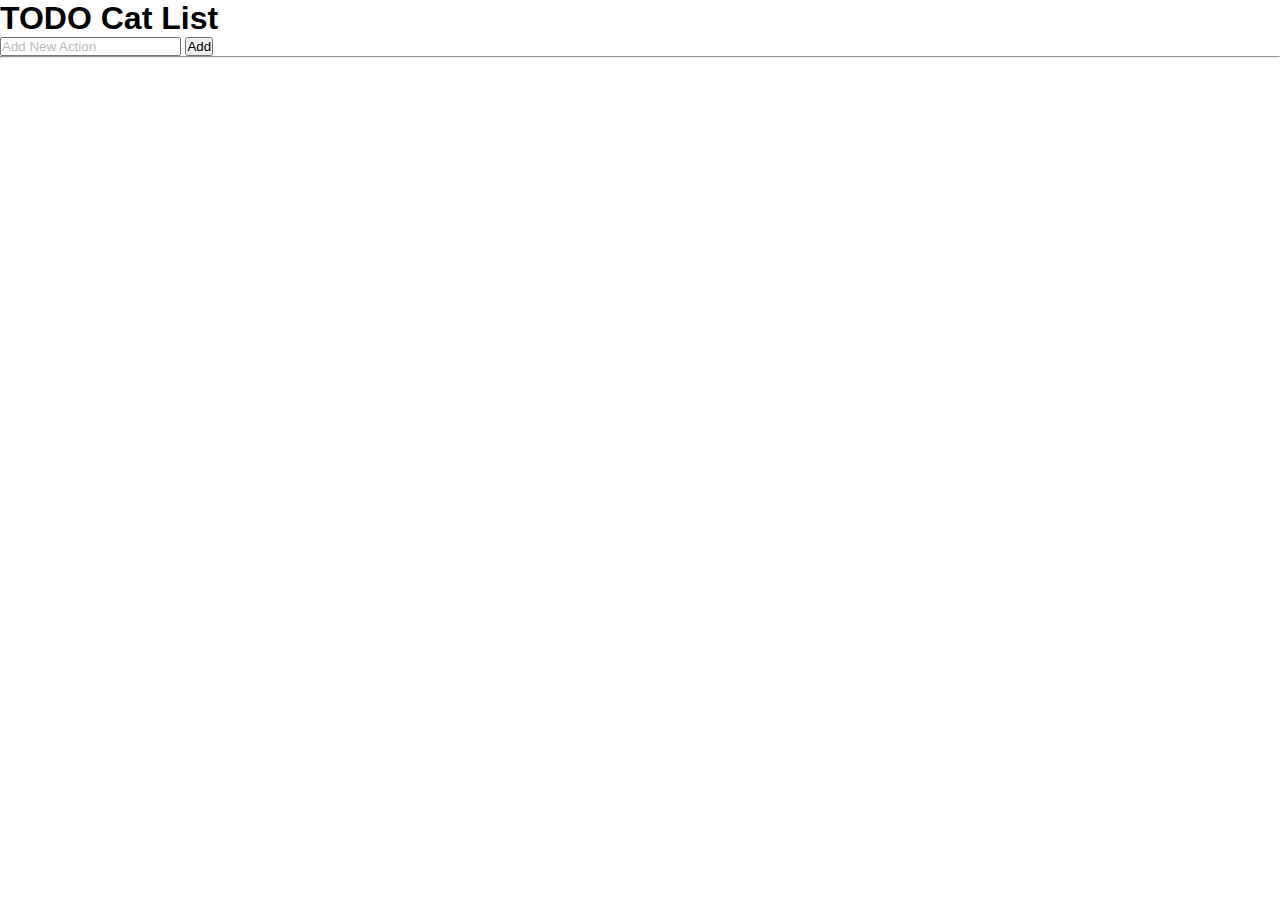
<file: FE_9_11_homework_dom/homework/index.html>
<!DOCTYPE html>
<html lang="en">
<head>
  <meta charset="UTF-8">
  <title>Homework 11 - TODO Cat List</title>
  <link rel="stylesheet" href="./assets/material-icons/material-icons.css">
  <link rel="stylesheet" href="./assets/styles.css">
</head>
<body>
  <div id="root">
    <h1>TODO Cat List</h1>
    <input class="input" type="text" id="in" placeholder="Add New Action">
    <button id="add">Add</button>
    <hr>
    <div id="out"></div>
  </div>  
  <script src="./src/app.js"></script>
</body>
</html>
</file>
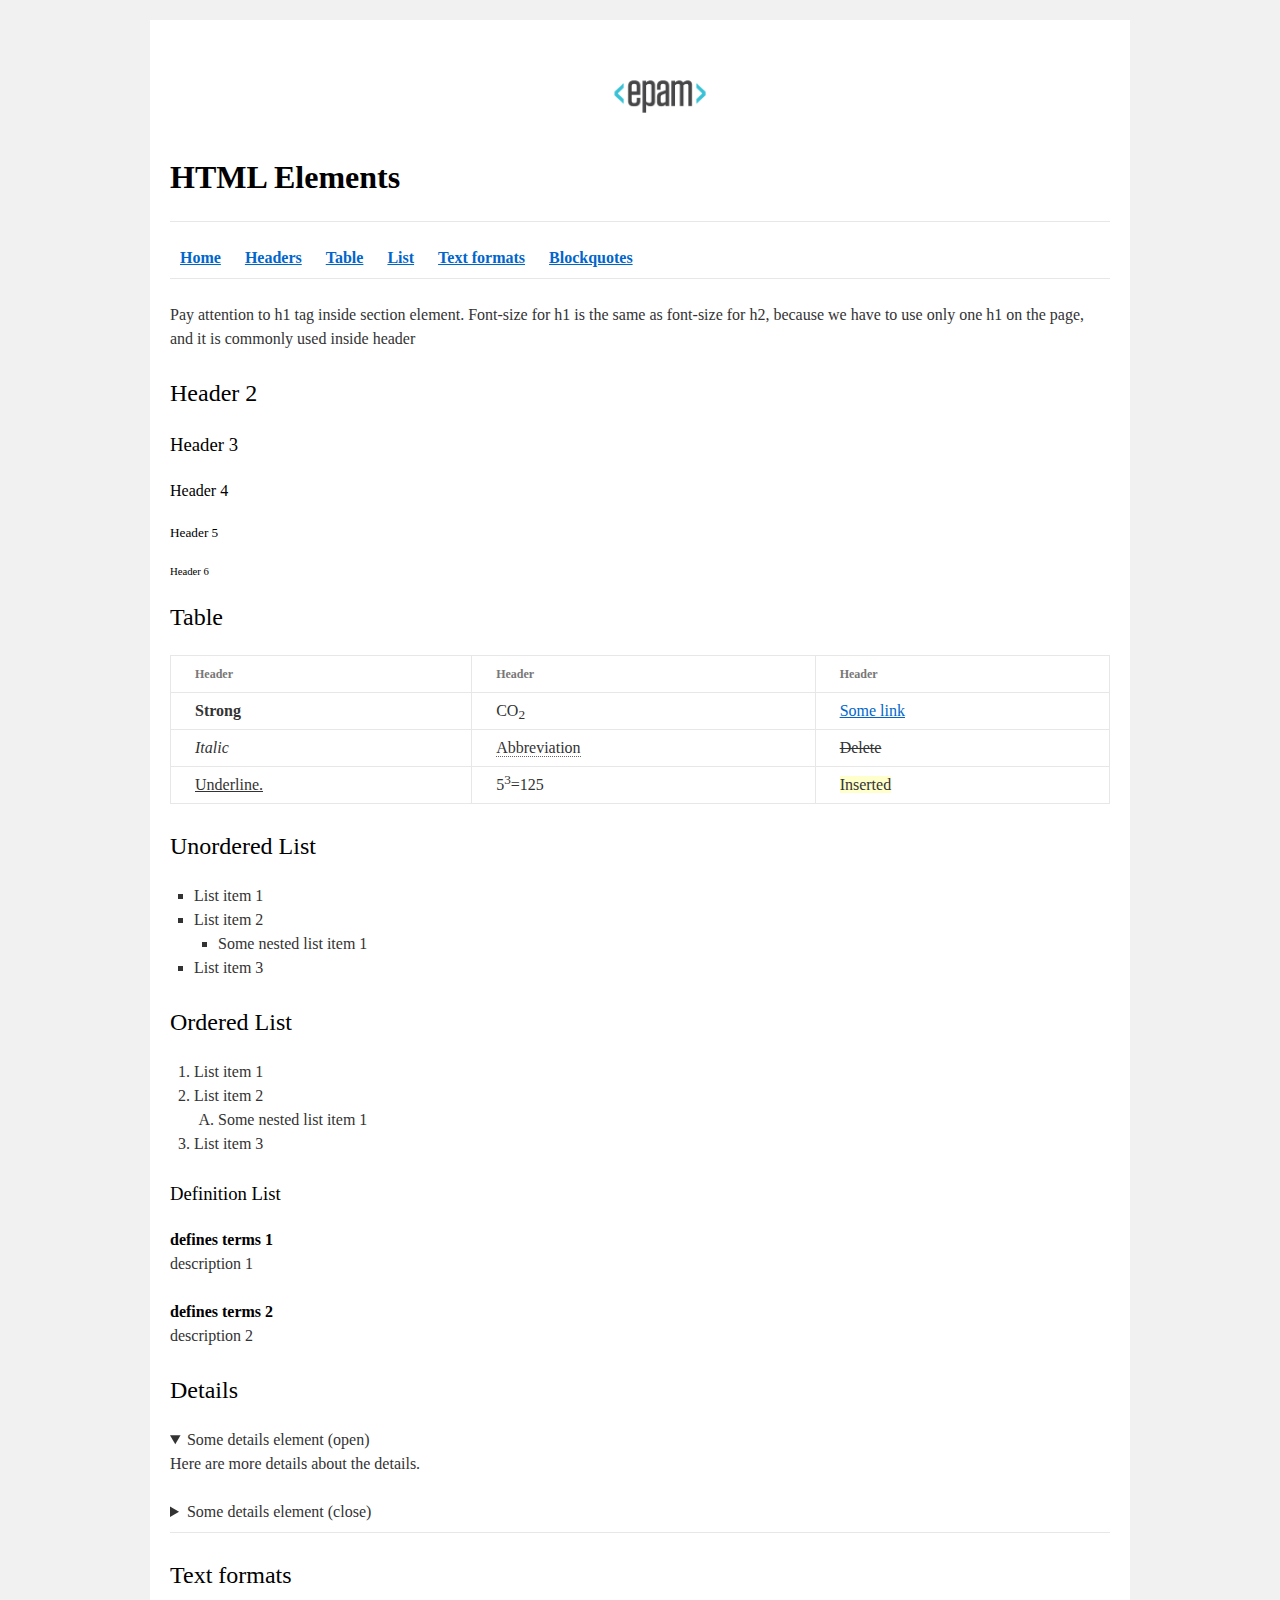
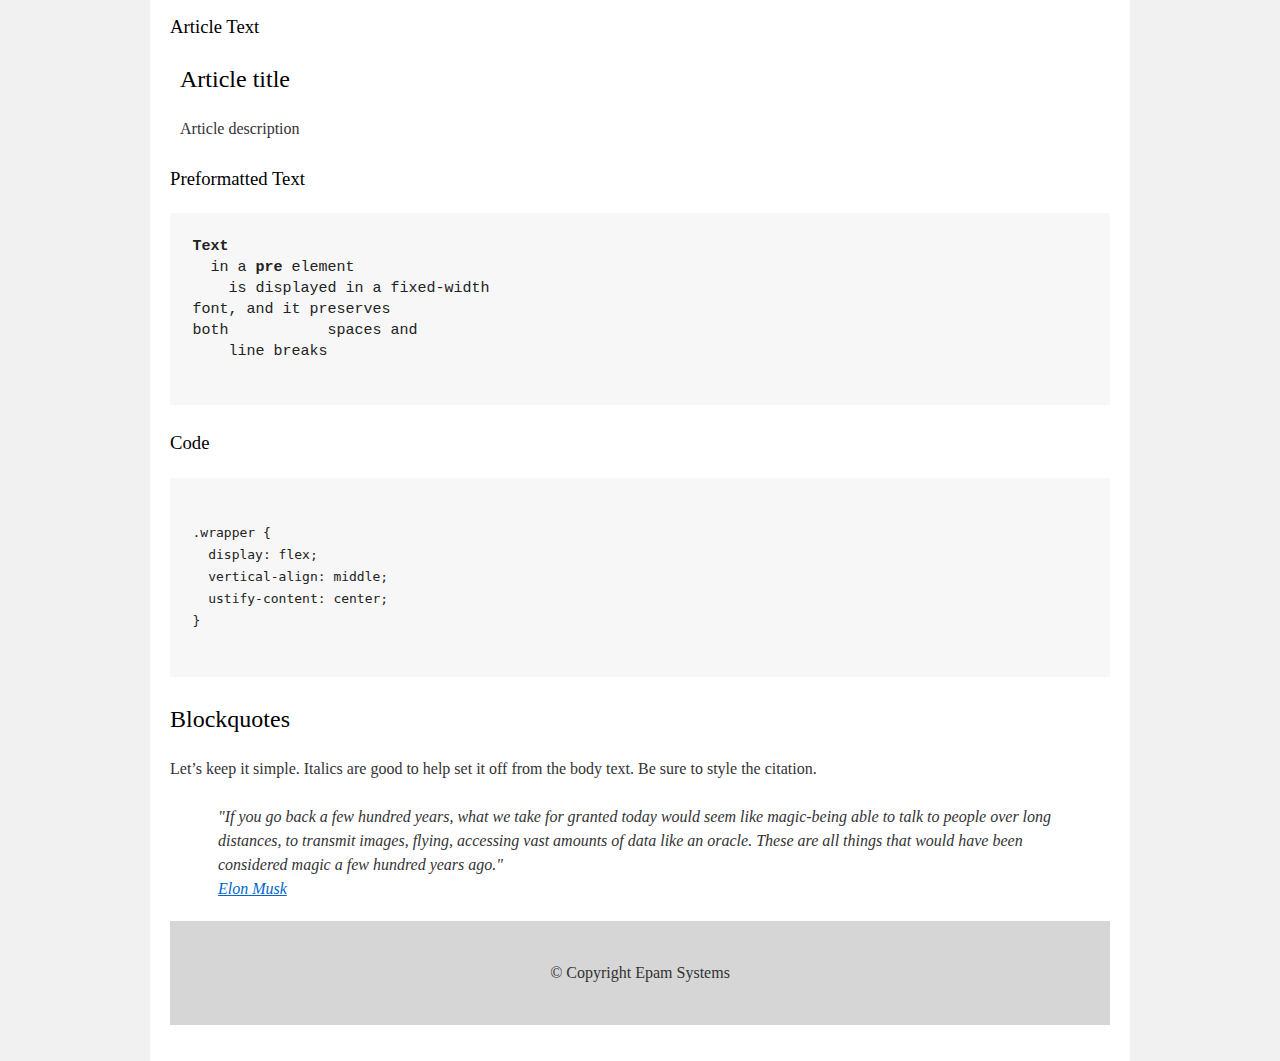
<file: FE_9_1_homework_html-basics/homework/index.html>
<!DOCTYPE html>
<html lang="en">
<head>
	<meta charset="utf-8">
	<title>HTML Basics</title>
	<link rel="stylesheet" href="style.css">
</head>

<body>
	<div id="wrapper">
		<div id="main">
			<div id="container">
				<div id="content" role="main">
					<img src="logo.png" alt="logo">
							<h1><strong>HTML Elements</strong></h1>
								<hr>
									<nav id="topnav">
										<a href="#content"><b>Home</b></a>
										<a href="#headers"><b>Headers</b></a>
										<a href="#table"><b>Table</b></a>
										<a href="#lists"><b>List</b></a>
										<a href="#text_formats"><b>Text formats</b></a>
										<a href="#blockquotes"><b>Blockquotes</b></a>
									</nav>
								<hr>
					<p>
						Pay attention to h1 tag inside section element. Font-size for h1 is the same as font-size for h2, because we have to use only one h1 on the page, and it is commonly used inside header
					</p>
					<section id="headers">
						<h2>Header 2</h2>
						<h3>Header 3</h3>
						<h4>Header 4</h4>
						<h5>Header 5</h5>
						<h6>Header 6</h6>
					</section>
					<section id="table">
						<h2>Table</h2>
						<table>
							<thead><tr><th>Header</th><th>Header</th><th>Header</th></tr></thead>
									<tbody>
										<tr><td><strong>Strong</strong></td><td>CO<sub>2</sub></td><td><a href="#">Some link</a></td></tr>
										<tr><td><i>Italic</i></td><td><abbr>Abbreviation</abbr></td><td><del>Delete</del></td></tr>
										<tr><td><u>Underline.</u></td><td>5<sup>3</sup>=125</td><td><ins>Inserted</ins></td></tr>
									</tbody>
						</table>
					</section>
					<section id=lists>
						<h2>Unordered List</h2>
							<ul>
								<li>List item 1</li>
								<li>List item 2
									<ul>
										<li>Some nested list item 1</li>
									</ul>
								</li>
								<li>List item 3</li>
							</ul>
						<h2>Ordered List</h2>
							<ol>
								<li>List item 1</li>
								<li>List item 2
									<ol type="A">
										<li>Some nested list item 1</li>
									</ol>
								</li>
								<li>List item 3</li>
							</ol>
						<h3>Definition List</h3>
							<dl>
								<dt>defines terms 1</dt>
								<dd>description 1</dd>
							</dl>
							<dl>
								<dt>defines terms 2</dt>
								<dd>description 2</dd>
							</dl>
					</section>
					<section>
						<h2>Details</h2>
							<details open>
								<summary>Some details element (open)</summary>
								<p>Here are more details about the details.</p>
							</details>
							<details>
								<summary>Some details element (close)</summary>
								<p>Here are more details about the details.</p>
							</details>
					</section>
				<hr>
					<section id="text_formats">
						<h2>Text formats</h2>
							<h3>Article Text</h3>
								<article>
									<h2>Article title</h2>
									<p>Article description</p>
								</article>
<h3>Preformatted Text</h3>
	<pre>
<b>Text</b>
  in a <b>pre</b> element
    is displayed in a fixed-width
font, and it preserves
both           spaces and
    line breaks
	</pre>
<h3>Code</h3>
<pre>
	<code>				
.wrapper {
  display: flex;
  vertical-align: middle;
  ustify-content: center;
}
	</code>
</pre>	
					</section>
					<section id=blockquotes>
							<h2>Blockquotes</h2>
								<p>Let’s keep it simple. Italics are good to help set it off from the body text. Be sure to style the citation.</p>
									<blockquote>
									"If you go back a few hundred years, what we take for granted today would seem like magic-being able to talk to people over long distances, to transmit images, flying, accessing vast amounts of data like an oracle. These are all things that would have been considered magic a few hundred years ago."<br>
										<a href="#">Elon Musk</a>
									</blockquote>
					</section>
					<footer>
						<span>© Copyright Epam Systems</span>
					</footer>
				</div>
			</div>
		</div>
	</div>
</body>

</html>
</file>
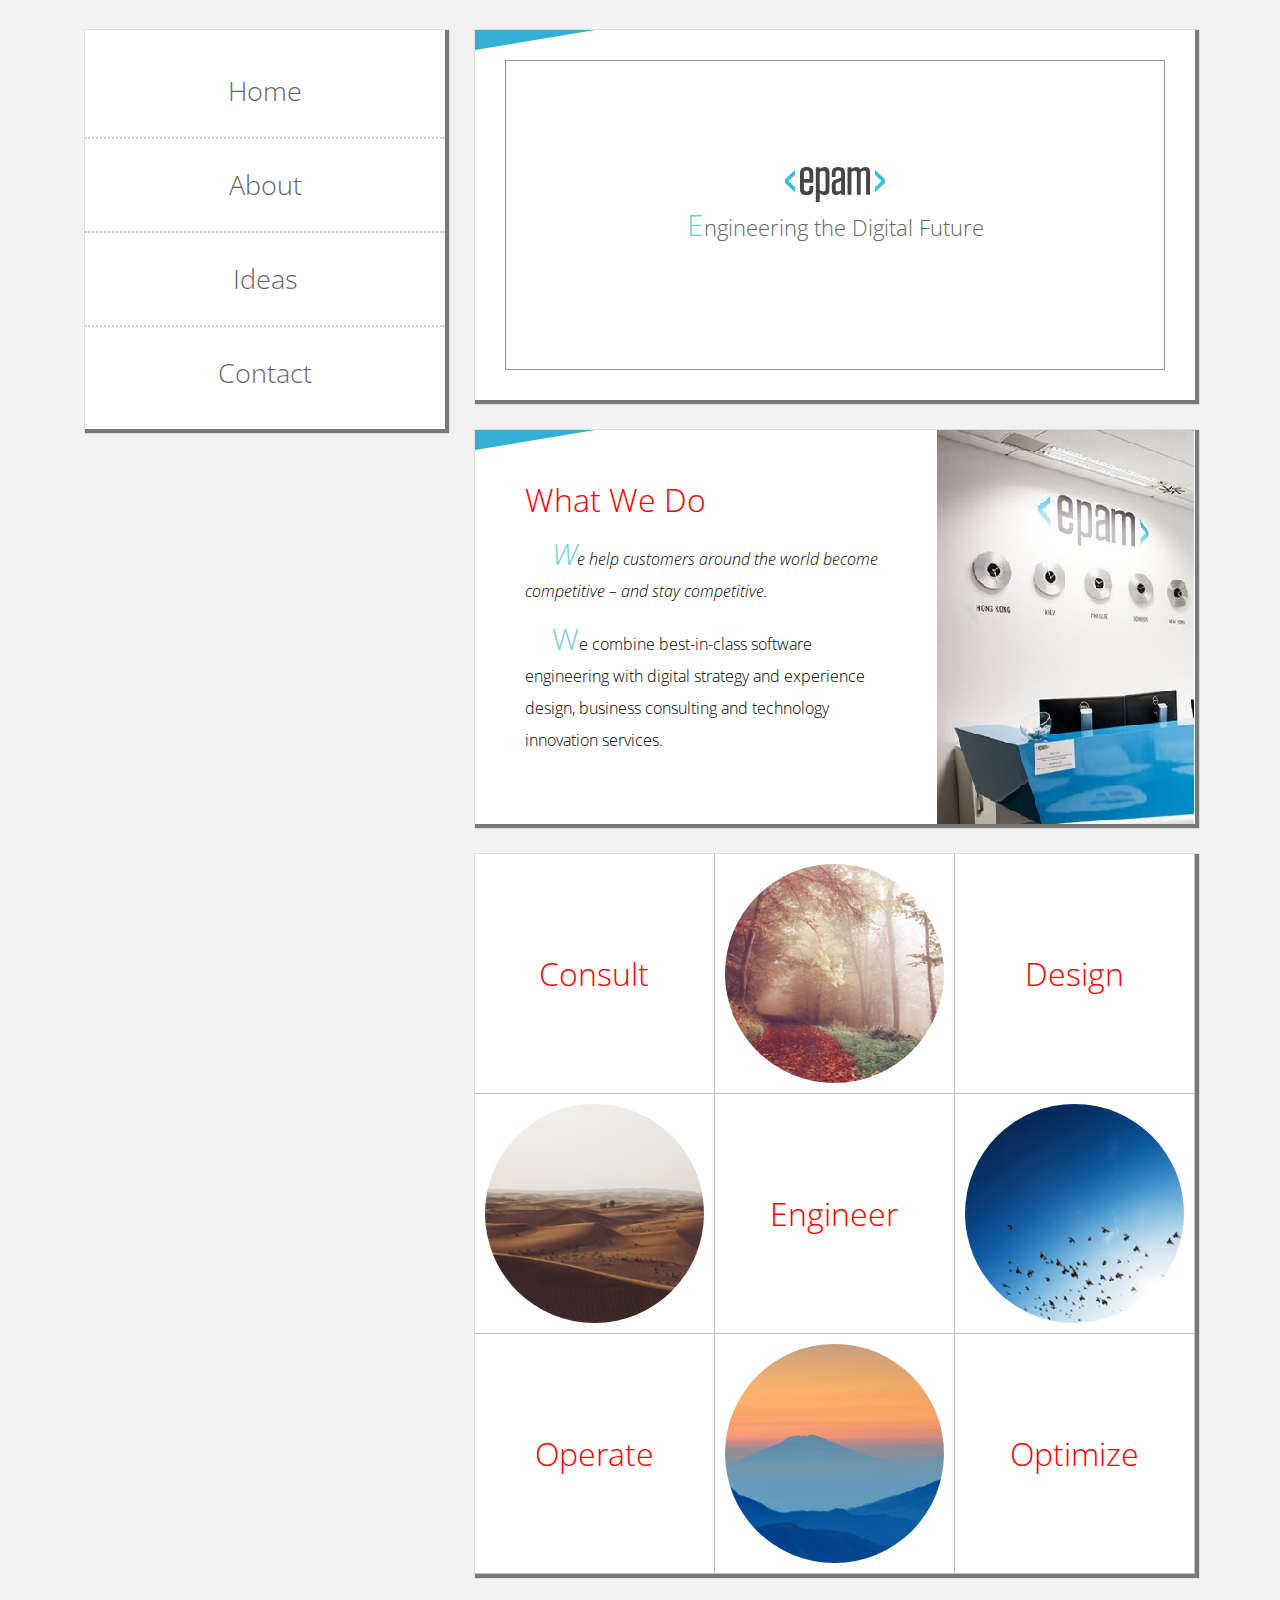
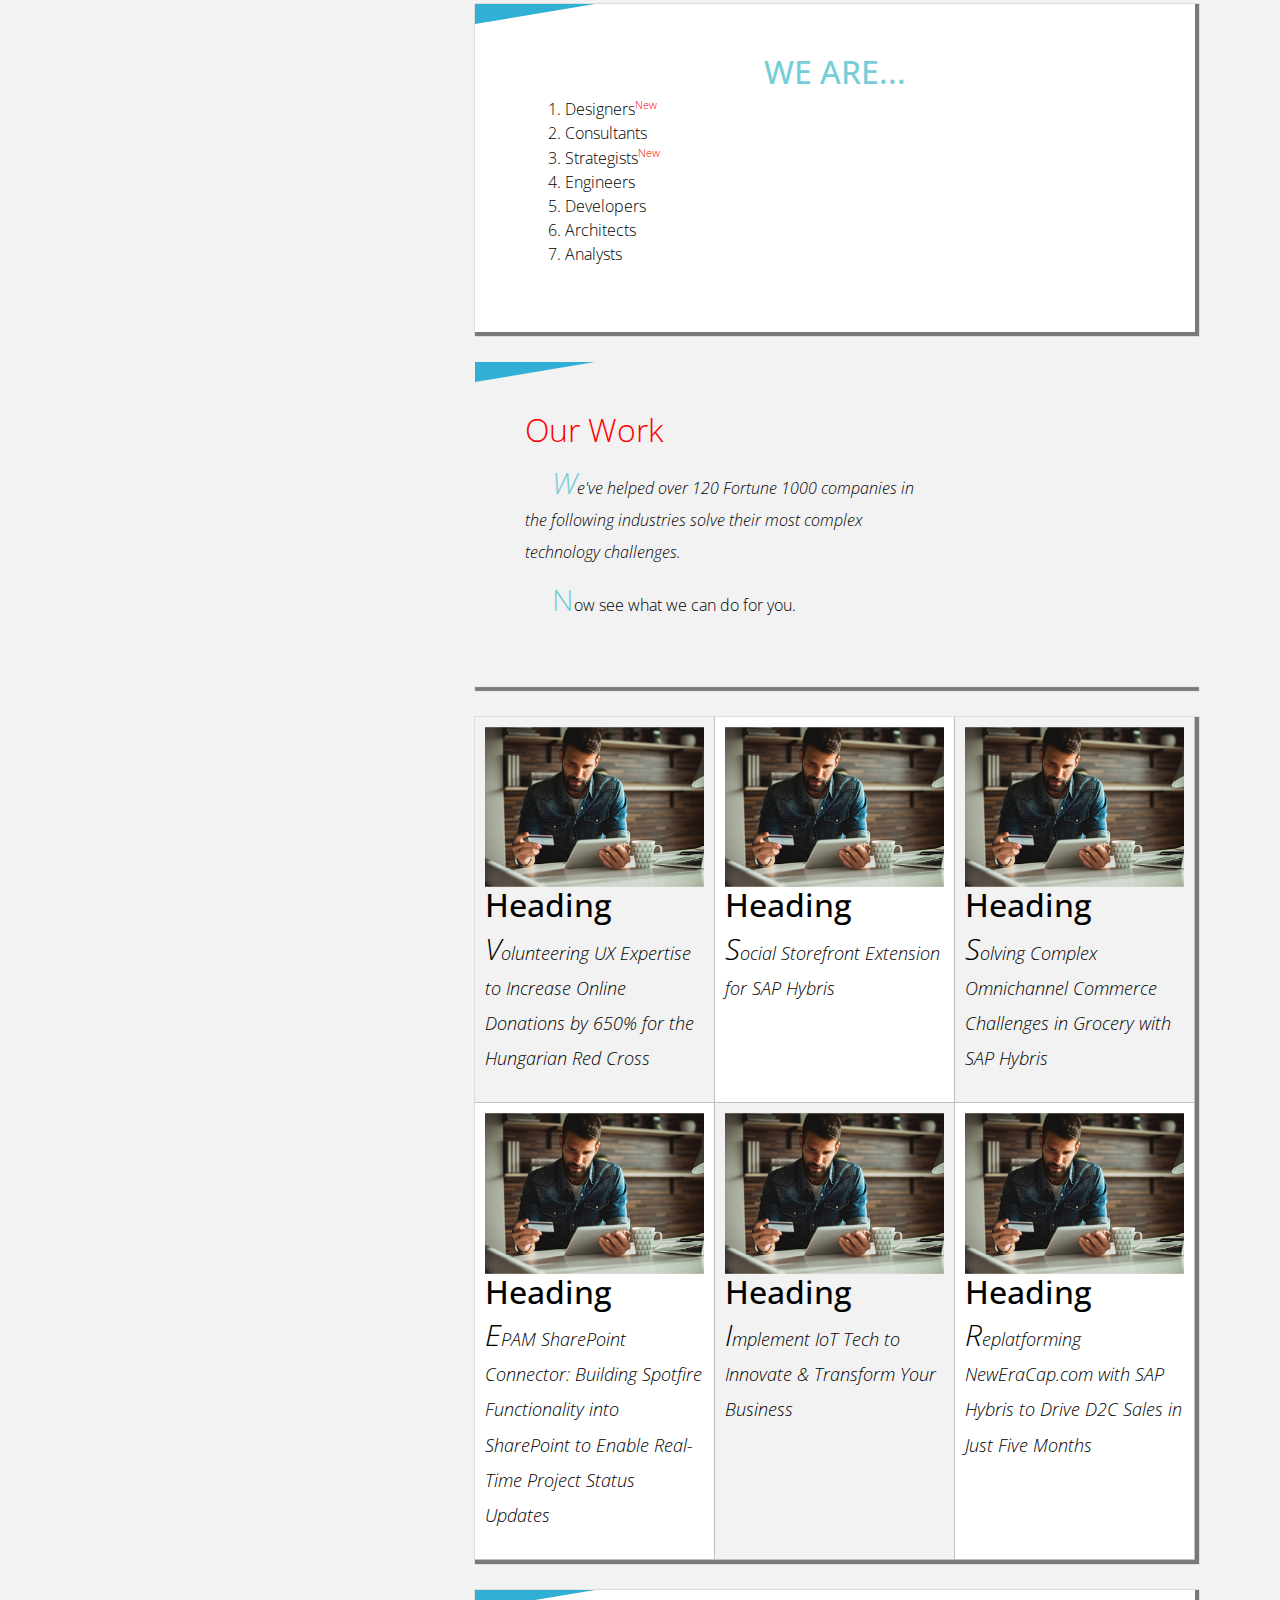
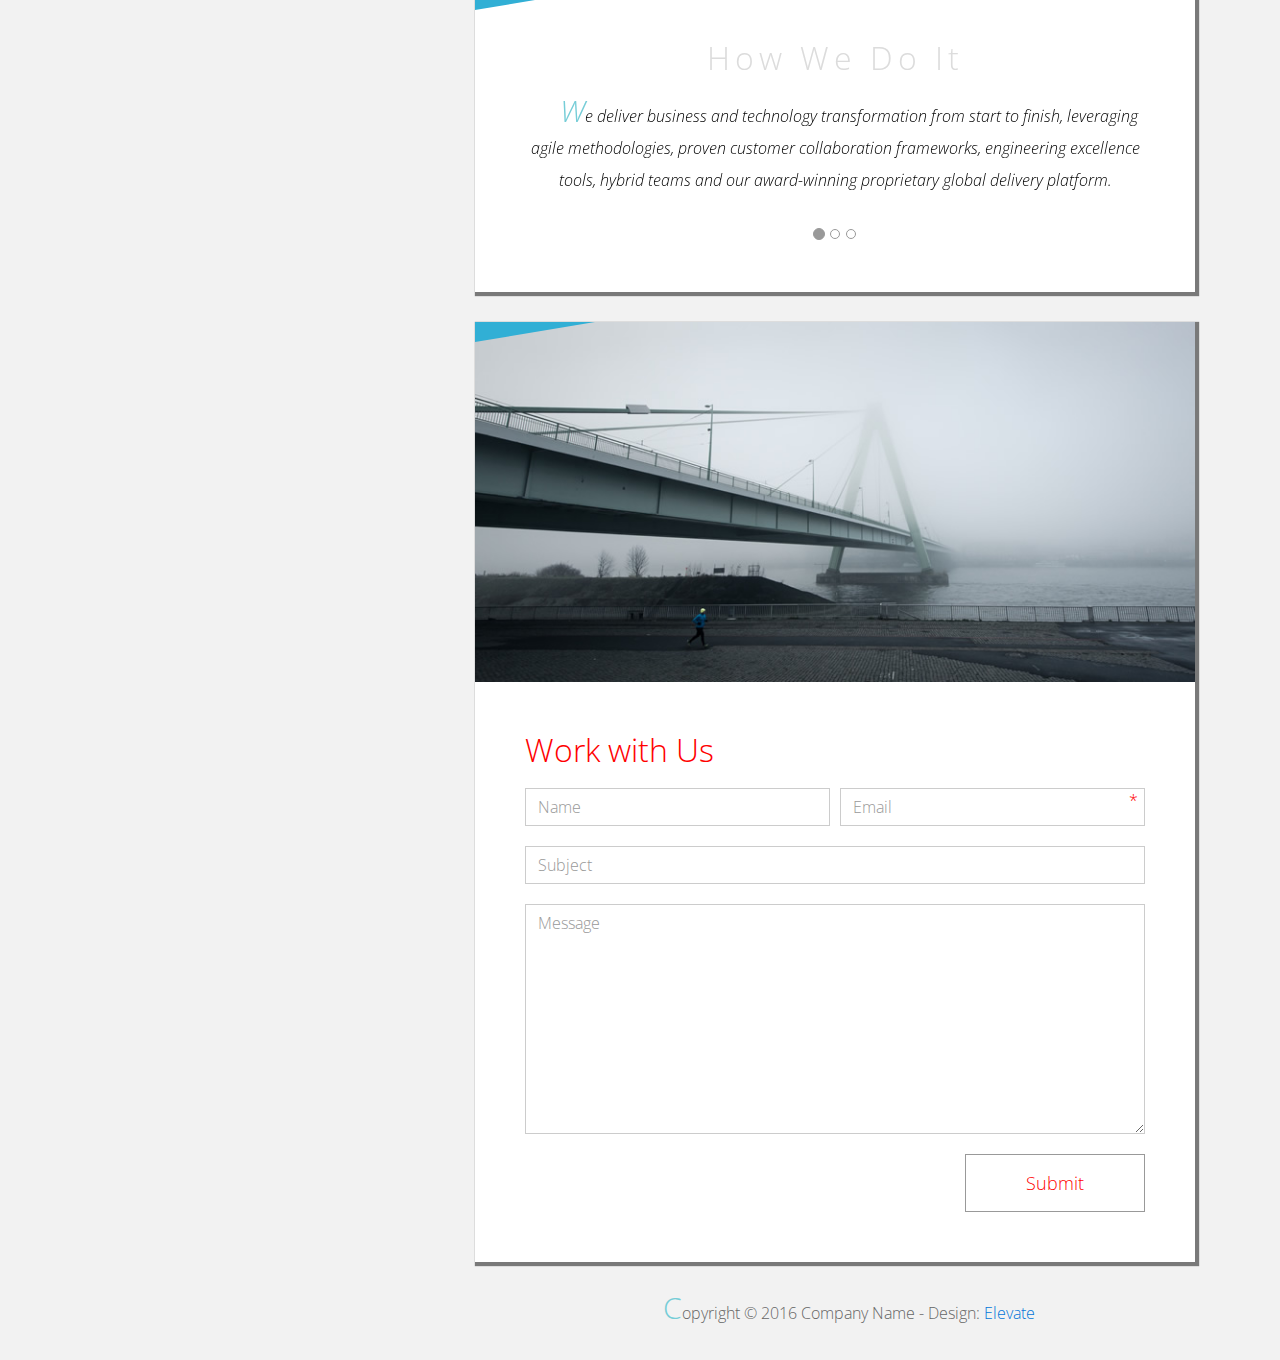
<file: FE_9_2_homework_css-basics/homework/index.html>
<!DOCTYPE html>
<html lang="en">
<head>
  <meta charset="utf-8">
  <meta http-equiv="X-UA-Compatible" content="IE=edge">
  <meta name="viewport" content="width=device-width, initial-scale=1">

  <title>CSS Basic HW</title>



  <!-- load stylesheets -->
  <link rel="stylesheet" href="http://fonts.googleapis.com/css?family=Open+Sans:300,400">
  <!-- Google web font "Open Sans" -->
  <link rel="stylesheet" href="css/bootstrap.min.css">
  <!-- Bootstrap style -->
  <link rel="stylesheet" href="css/general.css">
  <link rel="stylesheet" href="css/style.css">
  <!-- Templatemo style -->
</head>

<body>
<div class="container">

  <div class="tm-sidebar">
    <nav class="tm-main-nav">
      <ul>
        <li class="tm-nav-item"><a href="#home" class="tm-nav-item-link">Home</a></li>
        <li class="tm-nav-item"><a href="#about" class="tm-nav-item-link">About</a></li>
        <li class="tm-nav-item"><a href="#ideas" class="tm-nav-item-link">Ideas</a></li>
        <li class="tm-nav-item"><a href="#contact" class="tm-nav-item-link">Contact</a></li>
      </ul>
    </nav>
  </div>

  <div class="tm-main-content">

    <div id="home" class="tm-content-box margin-b-10">
      <div class="tm-banner">
        <div class="tm-banner-inner">
          <img src="img/EPAM_logo.svg" width="100" alt="">
          <p class="tm-banner-text">Engineering the Digital Future</p>
        </div>
      </div>
    </div>

    <section>
      <div class="tm-content-box flex-2-col">

        <div class="pad flex-item tm-team-description-container">
          <h2 class="tm-section-title">What We Do</h2>
          <p class="tm-section-description">We help customers around the world become competitive – and stay competitive.</p>
          <p class="tm-section-description"> We combine best-in-class software engineering with digital strategy and experience design, business consulting and technology innovation services.</p>
        </div>
        <div class="flex-item">
          <img src="img/image.jpg" alt="">
        </div>
        

      </div>
      <div id="about" class="tm-content-box">

        <ul class="boxes gallery-container">
          <li class="box box-bg">
            <h2 class="tm-section-title tm-section-title-box tm-box-bg-title">Consult</h2>
          </li>
          <li class="box">
            <a href="img/idea-large-01.jpg"><img src="img/idea-01.jpg" alt="Image"
                                                 class="img-fluid thumbnail"></a>
          </li>
          <li class="box box-bg">
            <h2 class="tm-section-title tm-section-title-box tm-box-bg-title">Design</h2>
          </li>
          <li class="box">
            <a href="img/idea-large-02.jpg"><img src="img/idea-02.jpg" alt="Image"
                                                 class="img-fluid thumbnail"></a>
          </li>
          <li class="box box-bg">
            <h2 class="tm-section-title tm-section-title-box tm-box-bg-title">Engineer</h2>
          </li>
          <li class="box">
            <a href="img/idea-large-03.jpg"><img src="img/idea-03.jpg" alt="Image"
                                                 class="img-fluid thumbnail"></a>
          </li>
          <li class="box box-bg">
            <h2 class="tm-section-title tm-section-title-box tm-box-bg-title">Operate</h2>
          </li>
          <li class="box">
            <a href="img/idea-large-04.jpg"><img src="img/idea-04.jpg" alt="Image"
                                                 class="img-fluid thumbnail"></a>
          </li>
          <li class="box box-bg">
            <h2 class="tm-section-title tm-section-title-box tm-box-bg-title">Optimize</h2>
          </li>
        </ul>

      </div>

    </section>

    <!-- slider -->
    <section class="heading tm-content-box">
      <div class="pad">
        <h2> WE ARE...</h2>
        <ol>
          <li><a href="index.html" class="text">Designers</a></li>
          <li><a href="index.html">Consultants</a></li>
          <li><a href="#" class="text">Strategists</a></li>
          <li><a href="#">Engineers</a></li>
          <li><a href="#">Developers</a></li>
          <li><a href="#">Architects</a></li>
          <li><a href="#">Analysts</a></li>
        </ol>
      </div>
    </section>

    <section class="blocks">
       <div class="pad flex-item tm-team-description-container">
          <h2 class="tm-section-title">Our Work</h2>
          <p class="tm-section-description">We've helped over 120 Fortune 1000 companies in the following industries solve their most complex technology challenges. </p>
          <p class="tm-section-description"> Now see what we can do for you.</p>
        </div>
      <div class="tm-content-box flex-2-col">
      </div>
      <div  class="tm-content-box">
        <ul class="boxes gallery-container">
          <li class="box">
            <img src="img/image-1.jpg" alt="Image" class="img-fluid">
            <div>
              <h2>Heading</h2>
              <p>Volunteering UX Expertise to Increase Online Donations by 650% for the Hungarian Red Cross</p>
            </div>
          </li>
          <li class="box">
            <img src="img/image-1.jpg" alt="Image" class="img-fluid">
            <div>
              <h2>Heading</h2>
              <p>Social Storefront Extension for SAP Hybris</p>
            </div>
          </li>
          <li class="box">
            <img src="img/image-1.jpg" alt="Image" class="img-fluid">
            <div>
              <h2>Heading</h2>
              <p>Solving Complex Omnichannel Commerce Challenges in Grocery with SAP Hybris</p>
            </div>
          </li>
          <li class="box">
            <img src="img/image-1.jpg" alt="Image" class="img-fluid">
            <div>
              <h2>Heading</h2>
              <p>EPAM SharePoint Connector: Building Spotfire Functionality into SharePoint to Enable Real-Time Project Status Updates</p>
            </div>
          </li>
          <li class="box">
            <img src="img/image-1.jpg" alt="Image" class="img-fluid">
            <div>
              <h2>Heading</h2>
              <p>Implement IoT Tech to Innovate &amp; Transform Your Business</p>
            </div>
          </li>
          <li class="box">
            <img src="img/image-1.jpg" alt="Image" class="img-fluid">
            <div>
              <h2>Heading</h2>
              <p>Replatforming NewEraCap.com with SAP Hybris to Drive D2C Sales in Just Five Months</p>
            </div>
          </li>
        </ul>

      </div>
    </section>

    <section id="ideas">
      <div id="tmCarousel" class="carousel slide tm-content-box" data-ride="carousel">

        <ol class="carousel-indicators">
          <li data-target="#tmCarousel" data-slide-to="0" class="active"></li>
          <li data-target="#tmCarousel" data-slide-to="1" class=""></li>
          <li data-target="#tmCarousel" data-slide-to="2" class=""></li>
        </ol>

        <div class="carousel-inner" role="listbox">

          <div class="carousel-item active">
            <div class="carousel-content">
              <div class="flex-item">
                <h2 class="tm-section-title">How We Do It</h2>
                <p class="tm-section-description carousel-description">We deliver business and technology transformation from start to finish, leveraging agile methodologies, proven customer collaboration frameworks, engineering excellence tools, hybrid teams and our award-winning proprietary global delivery platform.</p>
              </div>
            </div>
          </div>

          <div class="carousel-item">
            <div class="carousel-content">
              <div class="flex-item">
                <h2 class="tm-section-title">Our Clients</h2>
                <p class="tm-section-description carousel-description">Lorem ipsum dolor sit amet,
                  consectetur adipiscing elit. Quisque vel nisi pharetra nibh varius pharetra ac
                  sagittis nisi. Etiam pharetra vestibulum hendrerit. Pellentesque interdum metus
                  sed massa rutrum.</p>
              </div>
            </div>
          </div>

          <div class="carousel-item">
            <div class="carousel-content">
              <div class="flex-item">
                <h2 class="tm-section-title">Our Projects</h2>
                <p class="tm-section-description carousel-description">Donec ex libero, fringilla
                  vitae purus sit amet, rhoncus pharetra lorem. Pellentesque id sem id lacus
                  ultricies vehicula. Aliquam rutrum mi non. Pellentesque interdum metus sed massa
                  rutrum.</p>
              </div>
            </div>
          </div>

        </div>

      </div>
    </section>

    <section class="tm-content-box">
      <img src="img/contact.jpg" alt="Contact image" class="img-fluid">

      <div id="contact" class="pad">
        <h2 class="tm-section-title">Work with Us</h2>
        <form action="#contact" method="get" class="contact-form">

          <div class="form-group col-xs-12 col-sm-12 col-md-6 col-lg-6 form-group-2-col-left">
            <input type="text" id="contact_name" name="contact_name" class="form-control"
                   placeholder="Name" required/>
          </div>
          <div class="form-group col-xs-12 col-sm-12 col-md-6 col-lg-6 form-group-2-col-right mandatory-field">
            <input type="email" id="contact_email" name="contact_email" class="form-control"
                   placeholder="Email" required/>
          </div>
          <div class="form-group">
            <input type="text" id="contact_subject" name="contact_subject" class="form-control"
                   placeholder="Subject" required/>
          </div>
          <div class="form-group">
            <textarea id="contact_message" name="contact_message" class="form-control" rows="9"
                      placeholder="Message" required></textarea>
          </div>

          <button type="submit" class="btn btn-primary submit-btn">Submit</button>

        </form>
      </div>
    </section>

    <footer class="tm-footer">
      <p class="text-xs-center">Copyright &copy; 2016 Company Name

        - Design: <a rel="nofollow" href="http://www.templatemo.com/tm-481-elevate"
                     target="_parent">Elevate</a></p>
    </footer>

  </div>

</div>

</body>
</html>
</file>
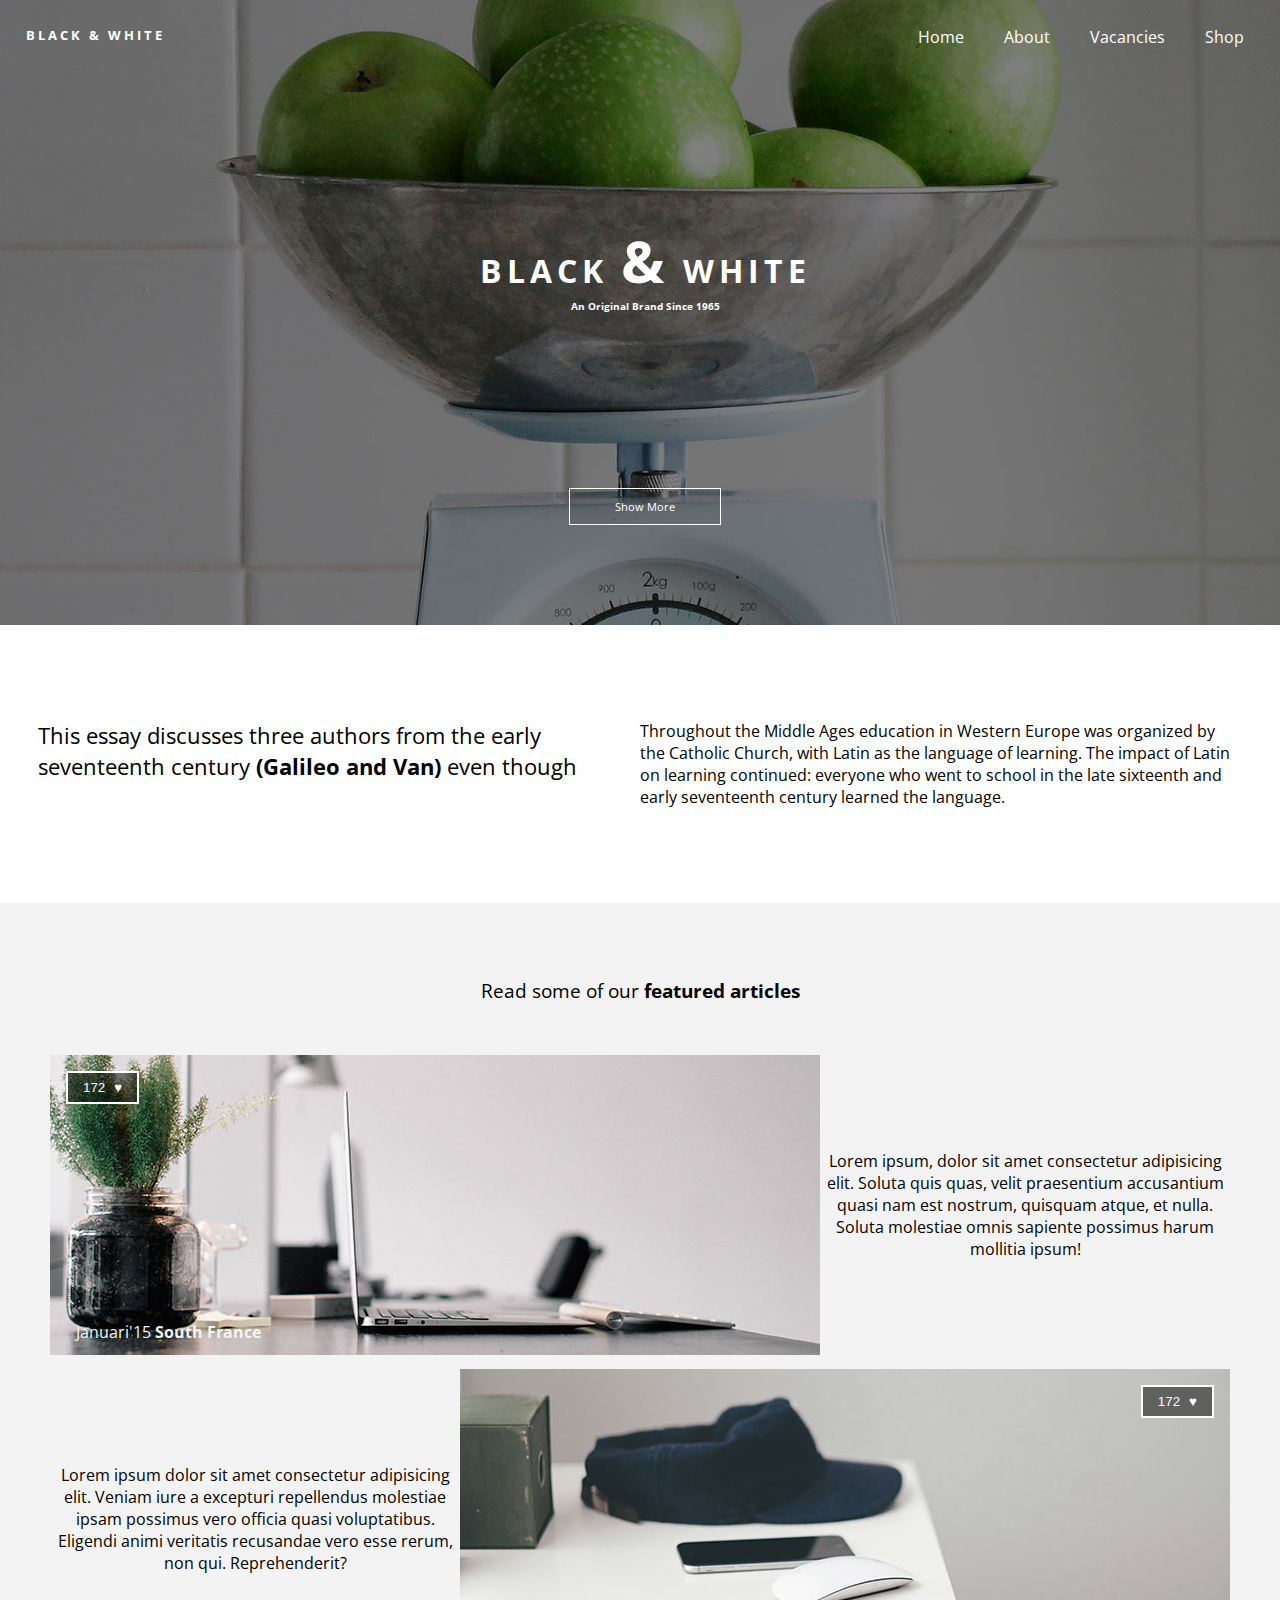
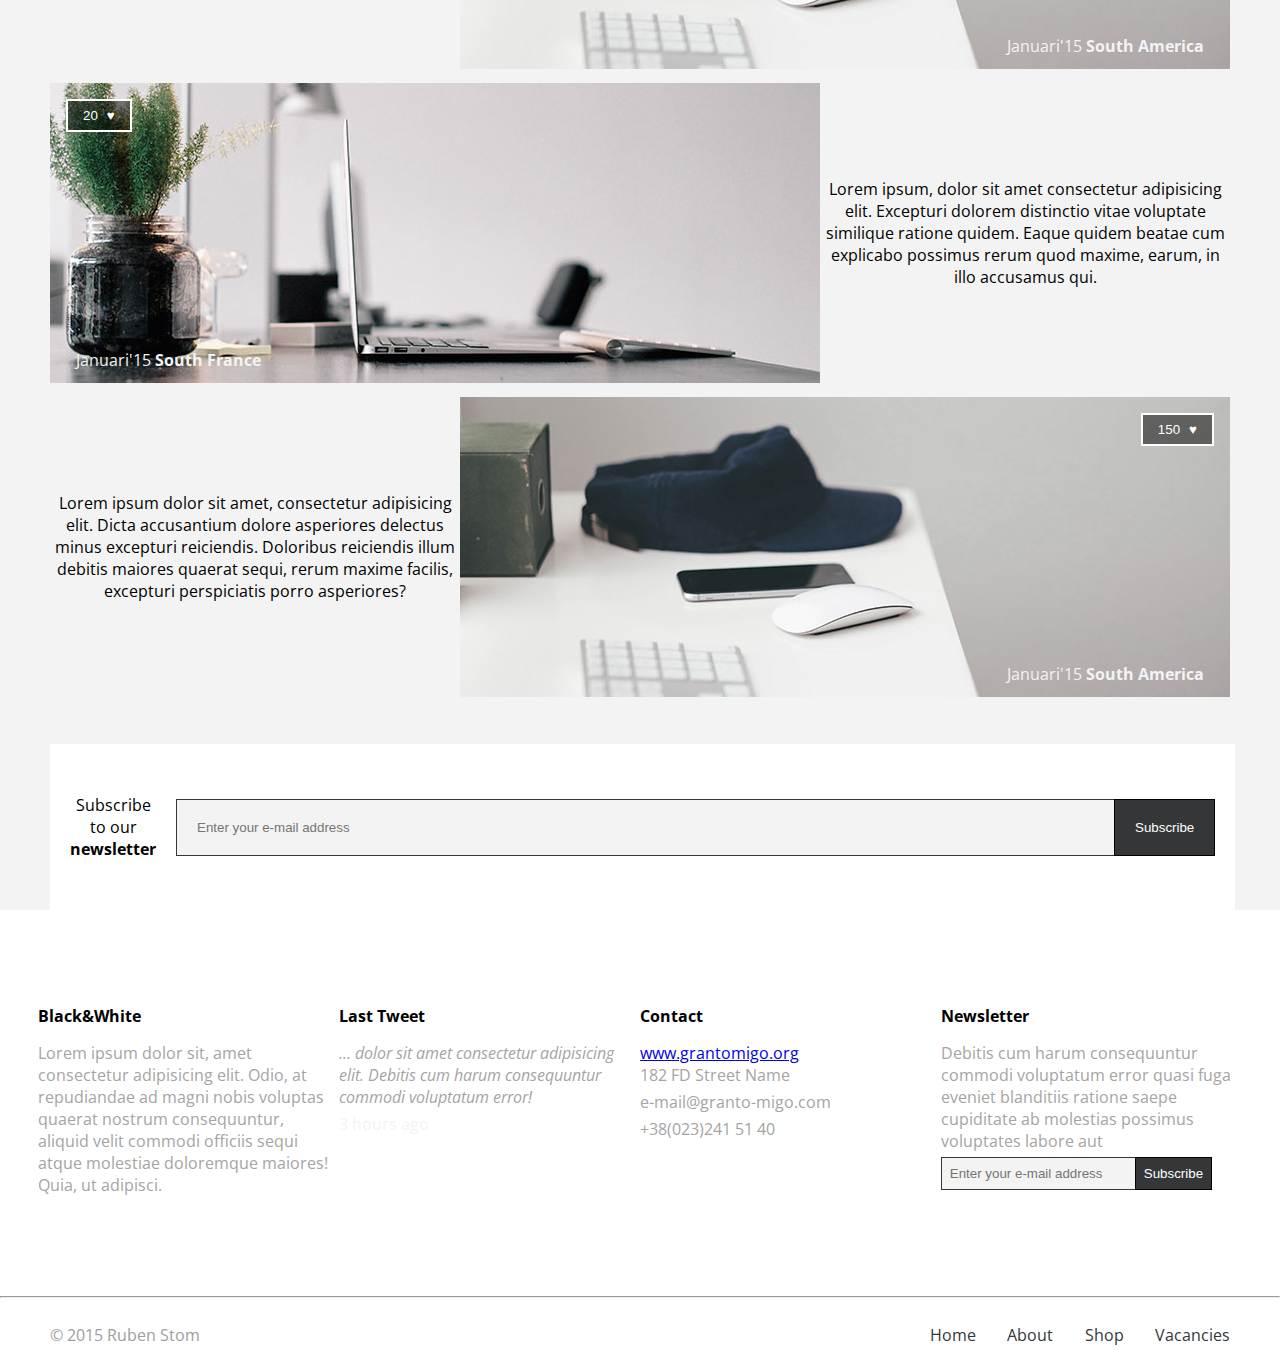
<file: FE_9_4_homework_css-layouts/homework/index.html>
<!DOCTYPE html>
<html lang="en">
<head>
  <meta charset="UTF-8">
  <meta name="viewport" content="width=device-width, initial-scale=1.0">
  <meta http-equiv="X-UA-Compatible" content="ie=edge">
  <title>CSS Layouts</title>
  <link rel="stylesheet" href="css/style.css">
  <link href="https://fonts.googleapis.com/css?family=Open+Sans" rel="stylesheet">
</head>
<body>
  <section id="intro">
    <header>
      <div class="top_nav">
        <div class="logo">
          <h3>black &amp; white</h3>
        </div>
        <nav>
          <ul>
            <li><a href="#">Home</a></li>
            <li><a href="#footer_summury">About</a></li>
            <li><a href="#footer_summury">Vacancies</a></li>
            <li><a href="#">Shop</a></li>
          </ul>
        </nav>
      </div>
      <h1>black <span>&amp;</span> white</h1>
      <h2>An Original Brand Since 1965</h2>
      <button class="button">Show More</button>
    </header>
  </section>
  <div class="asides_container">
    <aside class="aside_left">
      This essay discusses three authors from the early seventeenth century <strong>(Galileo and Van)</strong> even though 
    </aside>
    <aside class="aside_right">
      Throughout the Middle Ages education in Western Europe was organized by the Catholic Church, with Latin as the language of learning. The impact of Latin on learning continued: everyone who went to school in the late sixteenth and early seventeenth century learned the language.
    </aside>
  </div>
  <section id="our_articles" class="container">
    <h3>Read some of our <strong> featured articles </strong></h3>
      <div class="article_1">
        <div class="bottom_left1">Januari'15 <strong>South France</strong></div>
        <button class="btn_like_top_left1" title="Like!">172</button>  
        <img src="img/sample.jpg" alt="#" class="article_img">
        <p>Lorem ipsum, dolor sit amet consectetur adipisicing elit. Soluta quis quas, velit praesentium accusantium quasi nam est nostrum, quisquam atque, et nulla. Soluta molestiae omnis sapiente possimus harum mollitia ipsum!</p>
      </div>
      <div class="article_2">
        <button class="btn_like_top_right2" title="Like!">172</button>  
        <div class="bottom_right2">Januari'15 <strong>South America</strong></div>
        <img src="img/sample3.jpg" alt="#" class="article_img">
        <p>Lorem ipsum dolor sit amet consectetur adipisicing elit. Veniam iure a excepturi repellendus molestiae ipsam possimus vero officia quasi voluptatibus. Eligendi animi veritatis recusandae vero esse rerum, non qui. Reprehenderit?</p>
      </div>
      <div class="article_3">
        <button class="btn_like_top_left3" title="Like!">20</button>  
        <div class="bottom_left3">Januari'15 <strong>South France</strong></div>
        <img src="img/sample.jpg" alt="#" class="article_img">
        <p>Lorem ipsum, dolor sit amet consectetur adipisicing elit. Excepturi dolorem distinctio vitae voluptate similique ratione quidem. Eaque quidem beatae cum explicabo possimus rerum quod maxime, earum, in illo accusamus qui.</p> 
      </div>
      <div class="article_4">
        <button class="btn_like_top_right4" title="Like!">150</button>    
        <div class="bottom_right4">Januari'15 <strong>South America</strong></div>
        <img src="img/sample3.jpg" alt="#" class="article_img"> 
        <p>Lorem ipsum dolor sit amet, consectetur adipisicing elit. Dicta accusantium dolore asperiores delectus minus excepturi reiciendis. Doloribus reiciendis illum debitis maiores quaerat sequi, rerum maxime facilis, excepturi perspiciatis porro asperiores?</p>
      </div>
      <div class="subscription">
        <p class="subscription_name">Subscribe to our <strong>newsletter</strong></p>
        <form action="#" method="post" class="subscription_form">
          <input type="email" name="email" class="subscription_email" placeholder="Enter your e-mail address" required size="110">
          <input type="submit" class="subscribe_btn" value="Subscribe">
        </form>
      </div>
  </section>
  <section id="footer_summury">
    <div class="block_container">
      <div class="block_1">
        <h3 class="footer_tilte">Black<span>&amp;</span>White</h3>
        <p class="footer_discription">Lorem ipsum dolor sit, amet consectetur adipisicing elit. Odio, at repudiandae ad magni nobis voluptas quaerat nostrum consequuntur, aliquid velit commodi officiis sequi atque molestiae doloremque maiores! Quia, ut adipisci.</p>
      </div>
      <div class="block_2">
        <h3 class="footer_tilte">Last Tweet</h3>
        <blockquote class="footer_discription">
          <i>
            ... dolor sit amet consectetur adipisicing elit. Debitis cum harum consequuntur commodi voluptatum error!
          </i>
        </blockquote>
        <p class="time">3 hours ago</p> 
      </div>
      <div class="block_3">
        <h3 class="footer_tilte">Contact</h3>
        <a href="#">www.grantomigo.org</a>
        <p class="footer_discription">182 FD Street Name</p> 
        <p class="footer_discription">e-mail@granto-migo.com</p> 
        <p class="footer_discription">+38(023)241 51 40</p>  
      </div>
      <div class="block_4">
        <h3 class="footer_tilte">Newsletter</h3>
        <p class="footer_discription">Debitis cum harum consequuntur commodi voluptatum error quasi fuga eveniet blanditiis ratione saepe cupiditate ab molestias possimus voluptates labore aut</p>
        <form action="#" method="post" class="subscription_form_footer">
          <input type="email" name="email" class="subscription_email_footer" placeholder="Enter your e-mail address" required>
          <input type="submit" class="subscribe_btn_footer" value="Subscribe">
        </form>
      </div>
    </div>
  </section>
  <footer>
    <hr>
    <p>&copy; 2015 Ruben Stom</p>
    <ul class="footer_nav">
      <li><a href="#" class="footer_nav_item">Home</a></li>
      <li><a href="#" class="footer_nav_item">About</a></li>
      <li><a href="#" class="footer_nav_item">Shop</a></li>
      <li><a href="#" class="footer_nav_item">Vacancies</a></li>
    </ul>
  </footer>
</body>
</html>
</file>
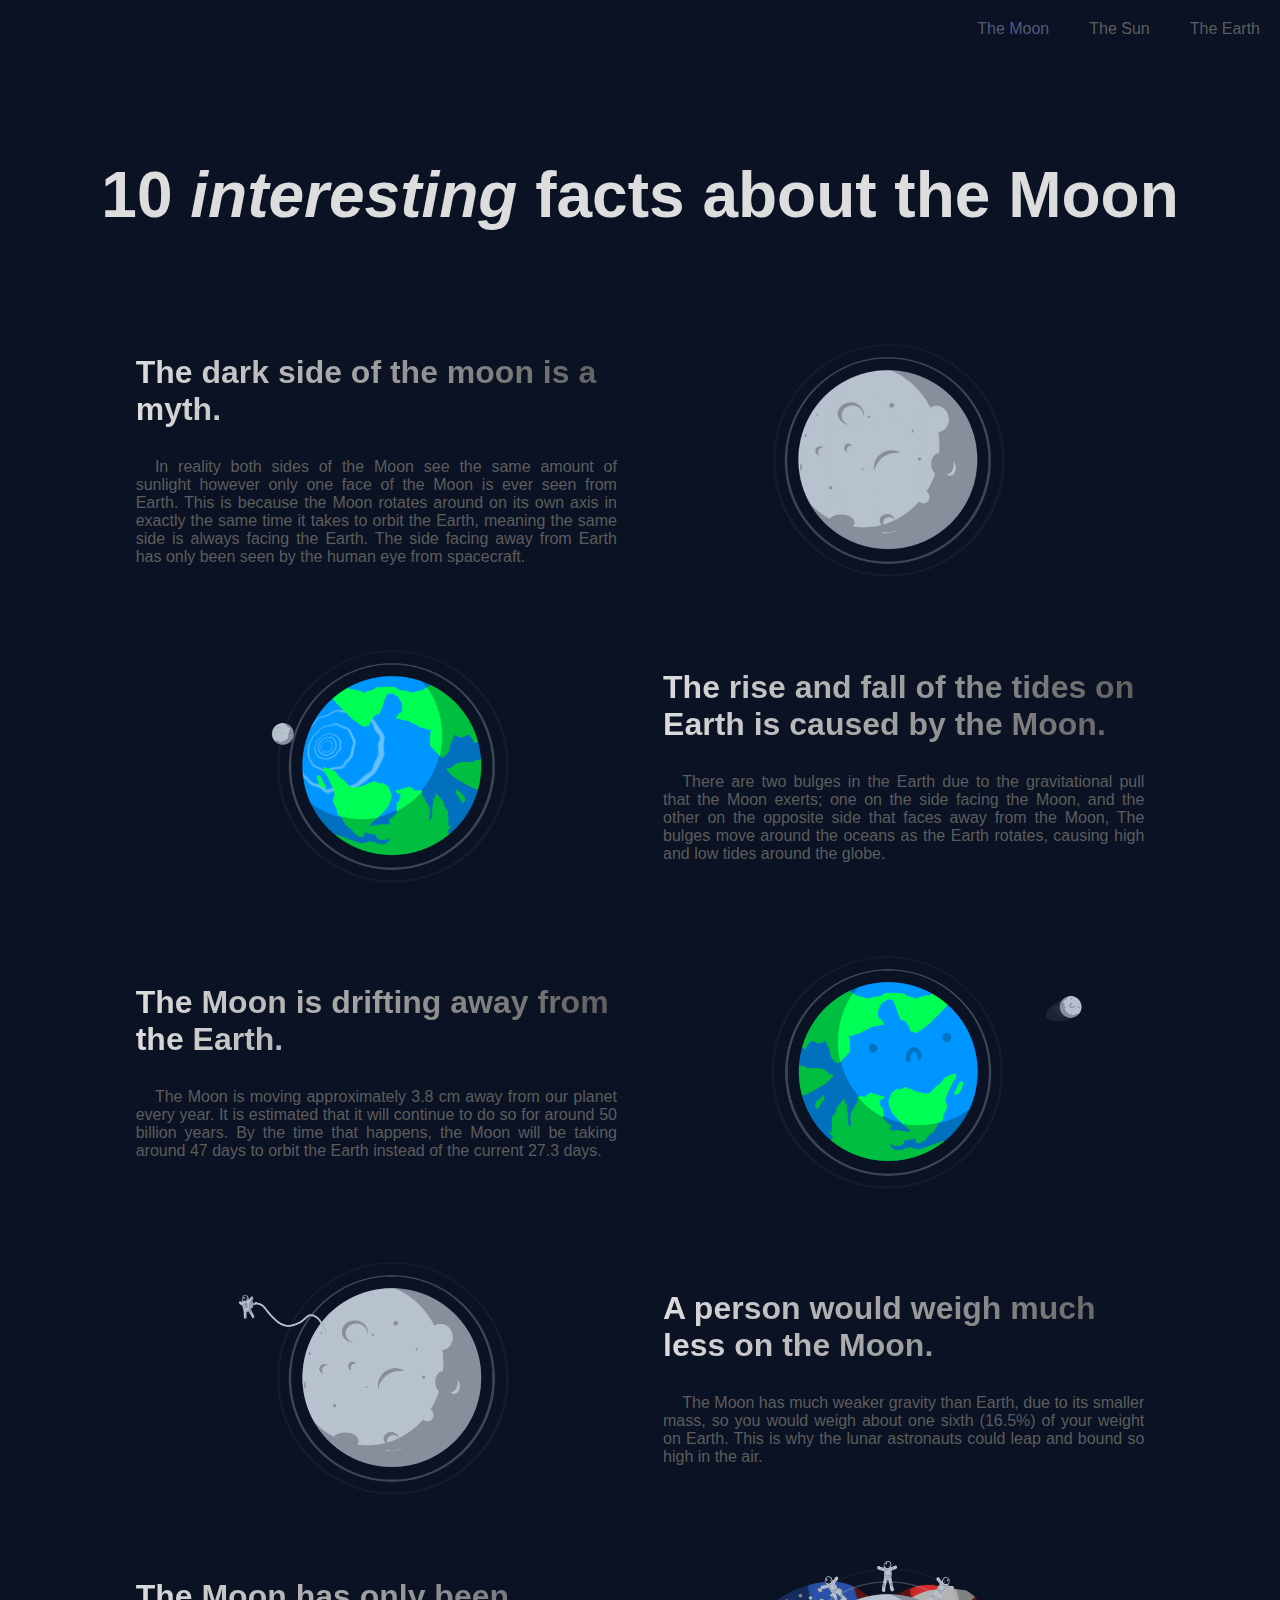
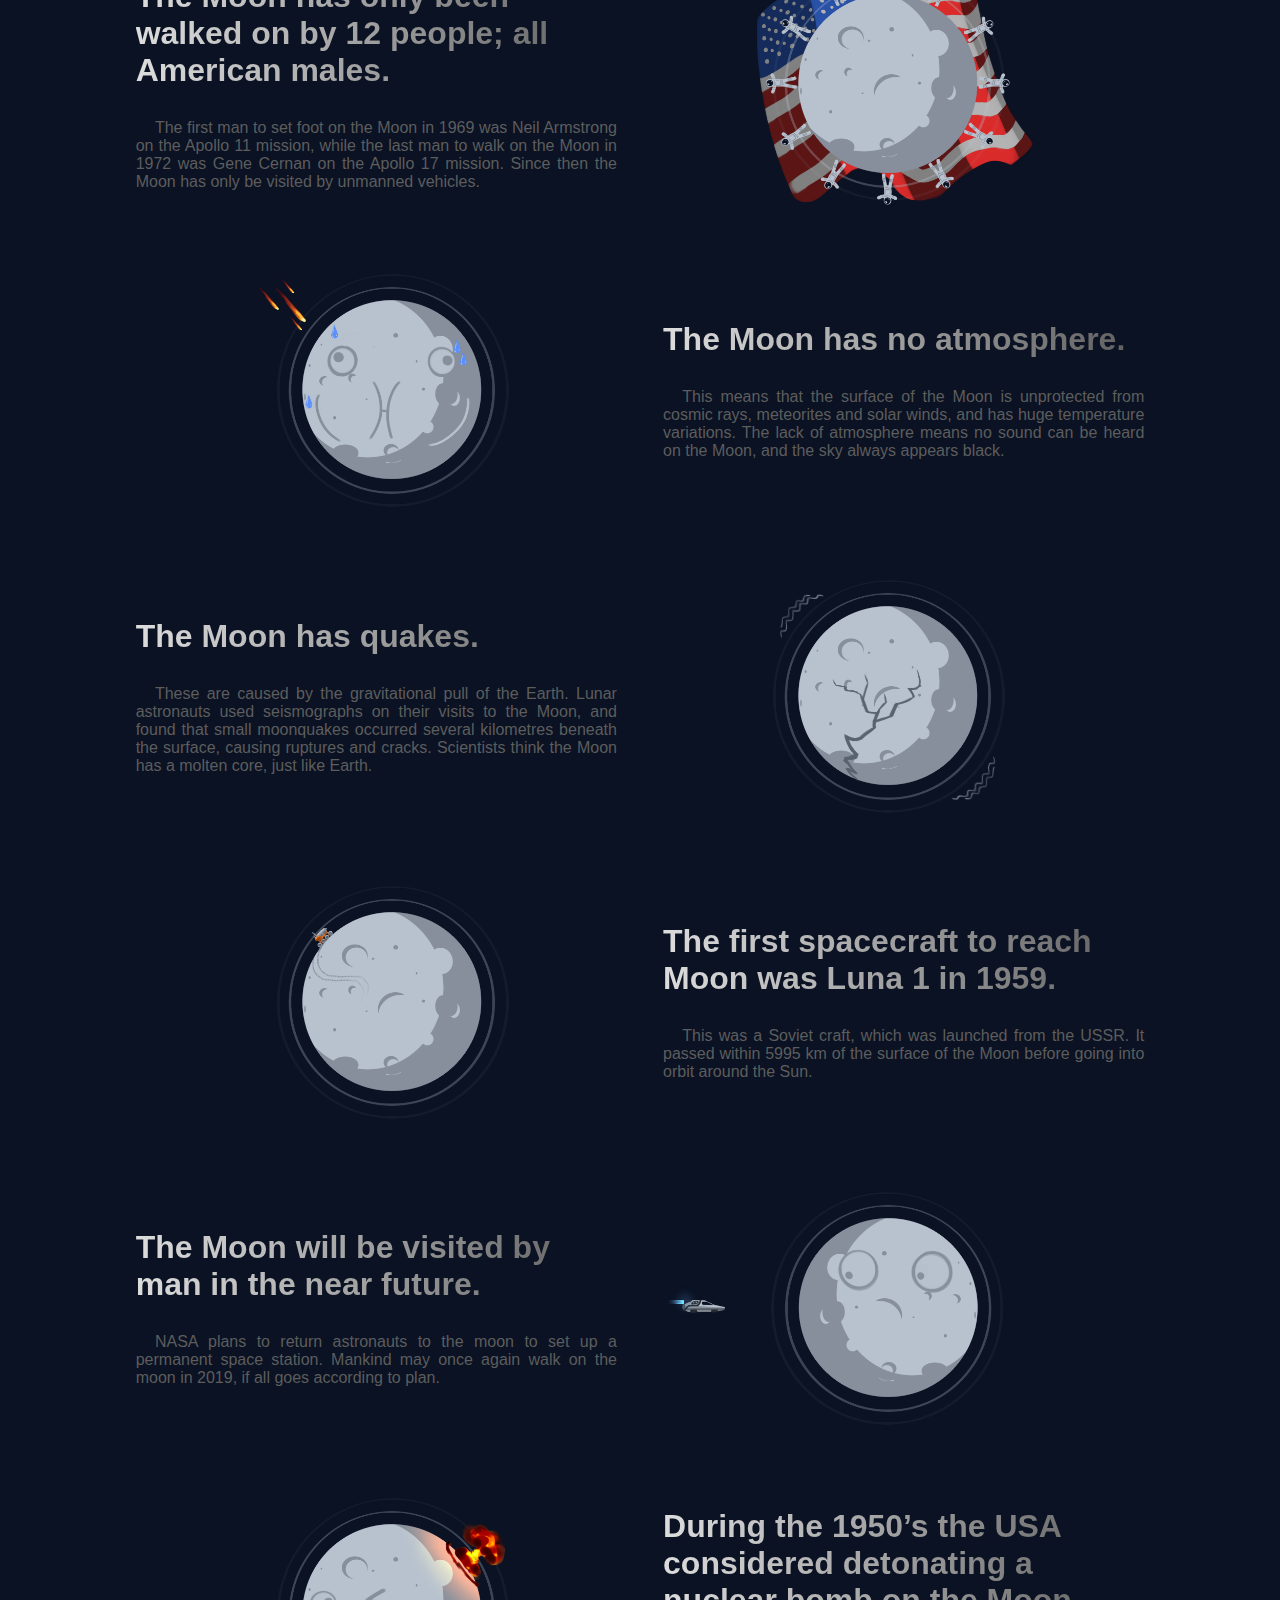
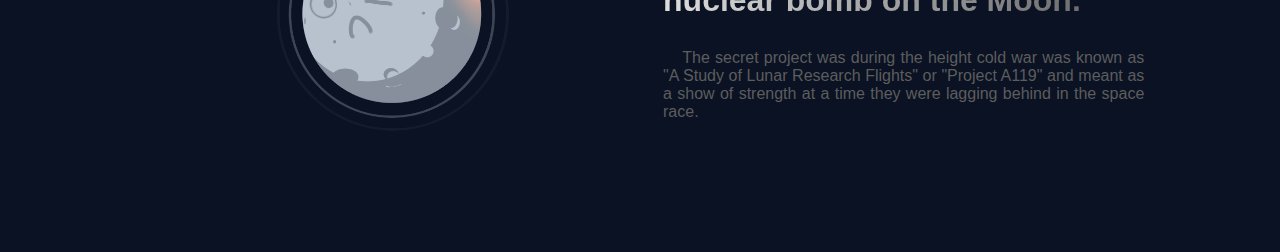
<file: FE_9_5_homework_responsive/homework/src/index.html>
<!DOCTYPE html>
<html lang="en">
<head>
  <meta charset="UTF-8">
  <meta name="viewport" content="width=device-width, initial-scale=1.0">
  <meta http-equiv="X-UA-Compatible" content="ie=edge">
  <link rel="stylesheet" href="styles.css">
  <title>Responsive</title>
</head>
<body>
  <header id="nav_menu">
    <nav>
      <ul class="nav_list">
        <li class="nav_item"><a href="#the_moon" class="nav_link active" tabindex="1">The Moon</a></li>
        <li class="nav_item"><a href="#the_sun" class="nav_link" tabindex="2">The Sun</a></li>
        <li class="nav_item"><a href="#the_earth" class="nav_link" tabindex="3">The Earth</a></li>
      </ul>
    </nav>
  </header>
  <main>
    <div class="wrapper">
      <h1 class="title">10<i> interesting </i>facts about the Moon</h1>
        <div class="all_content">
          <article class="fact_about">
            <img src="../assets/dark-side.png" class="img" alt="The dark side of the moon is a myth.">
            <div class="fact_text">
              <h2 class="article_title">The dark side of the moon is a myth.</h2>
              <p class="article_description">
                In reality both sides of the Moon see the same amount of sunlight however only one face of the Moon 
                is ever seen from Earth. This is because the Moon rotates around on its own axis in exactly the 
                same time it takes to orbit the Earth, meaning the same side is always facing the Earth. 
                The side facing away from Earth has only been seen by the human eye from spacecraft.
              </p>
            </div>
          </article>
          <article class="fact_about">
            <img src="../assets/earth-tides.png" class="img" alt="The rise and fall of the tides on Earth is caused by the Moon.">
            <div class="fact_text">
              <h2 class="article_title">The rise and fall of the tides on Earth is caused by the Moon.</h2>
              <p class="article_description">
                There are two bulges in the Earth due to the gravitational pull that the Moon exerts; one on the 
                side facing the Moon, and the other on the opposite side that faces away from the Moon, 
                The bulges move around the oceans as the Earth rotates, causing high and low tides around the globe.
              </p>
            </div>
          </article>
          <article class="fact_about">
            <img src="../assets/drifting-moon.png" class="img" alt="The Moon is drifting away from the Earth.">
            <div class="fact_text">
              <h2 class="article_title">The Moon is drifting away from the Earth.</h2>
              <p class="article_description">
                The Moon is moving approximately 3.8 cm away from our planet every year. It is estimated that it will 
                continue to do so for around 50 billion years. By the time that happens, the Moon will be taking 
                around 47 days to orbit the Earth instead of the current 27.3 days.
              </p>
            </div>
          </article>
          <article class="fact_about">
            <img src="../assets/less-weight-on-the-moon.png" class="img" alt="A person would weigh much less on the Moon.">
            <div class="fact_text">
              <h2 class="article_title">A person would weigh much less on the Moon.</h2>
              <p class="article_description">
                The Moon has much weaker gravity than Earth, due to its smaller mass, so you would weigh about one sixth 
                (16.5%) of your weight on Earth. This is why the lunar astronauts could leap and bound so high in the air.
              </p>
            </div>
          </article>
          <article class="fact_about">
            <img src="../assets/12-americans.png" class="img" alt="The Moon has only been wal on by 12 people; all Americai males.">
            <div class="fact_text">
              <h2 class="article_title">The Moon has only been walked on by 12 people; all American males.</h2>
              <p class="article_description">
                The first man to set foot on the Moon in 1969 was Neil Armstrong on the Apollo 11 mission, while the last 
                man to walk on the Moon in 1972 was Gene Cernan on the Apollo 17 mission. Since then the Moon has only be 
                visited by unmanned vehicles.
              </p>
            </div>
          </article>
          <article class="fact_about">
            <img src="../assets/no-atmosphere.png" class="img" alt="The Moon has no atmosphere.">
            <div class="fact_text">
              <h2 class="article_title">The Moon has no atmosphere.</h2>
              <p class="article_description">
                This means that the surface of the Moon is unprotected from cosmic rays, meteorites and solar winds, and has 
                huge temperature variations. The lack of atmosphere means no sound can be heard on the Moon, and the sky 
                always appears black.
              </p>
            </div>
          </article>
          <article class="fact_about">
            <img src="../assets/moon-quakes.png" class="img" alt="The Moon has quakes.">
            <div class="fact_text">
              <h2 class="article_title">The Moon has quakes.</h2>
              <p class="article_description">
                These are caused by the gravitational pull of the Earth. Lunar astronauts used seismographs on their visits 
                to the Moon, and found that small moonquakes occurred several kilometres beneath the surface, causing ruptures 
                and cracks. Scientists think the Moon has a molten core, just like Earth.
              </p>
            </div>
          </article>
          <article class="fact_about">
            <img src="../assets/spacecraft.png" class="img" alt="The first spacecraft to reach Moon was Luna 1 in 1959.">
            <div class="fact_text">
              <h2 class="article_title">The first spacecraft to reach Moon was Luna 1 in 1959.</h2>
              <p class="article_description">
                This was a Soviet craft, which was launched from the USSR. It passed within 5995 km of the surface of the Moon 
                before going into orbit around the Sun.
              </p>
            </div>
          </article>
          <article class="fact_about">
            <img src="../assets/moon-station.png" class="img" alt="The Moon will be visited by man in the near future.">
            <div class="fact_text">
              <h2 class="article_title">The Moon will be visited by man in the near future.</h2>
              <p class="article_description">
                NASA plans to return astronauts to the moon to set up a permanent space station. Mankind may once again walk on 
                the moon in 2019, if all goes according to plan.
              </p>
            </div>
          </article>
          <article class="fact_about">                
            <img src="../assets/nuclear-bomb.png" class="img" alt="During the 1950’s the USA considered detonating a nuclear bomb on the Moon.">
            <div class="fact_text">
              <h2 class="article_title">During the 1950’s the USA considered detonating a nuclear bomb on the Moon.</h2>
              <p class="article_description">
                The secret project was during the height cold war was known as "A Study of Lunar Research Flights" or "Project 
                A119" and meant as a show of strength at a time they were lagging behind in the space race.
              </p>
            </div>
          </article>
        </div>        
    </div>
  </main>
  <a href="#nav_menu" class="scroll_up" tabindex="4">Up</a>  
</body>
</html>
</file>
<file: FE_9_11_homework_dom/homework/assets/material-icons/material-icons.css>
@font-face {
  font-family: 'Material Icons';
  font-style: normal;
  font-weight: 400;
  src: url(MaterialIcons-Regular.eot); /* For IE6-8 */
  src: local('Material Icons'),
       local('MaterialIcons-Regular'),
       url(MaterialIcons-Regular.woff2) format('woff2'),
       url(MaterialIcons-Regular.woff) format('woff'),
       url(MaterialIcons-Regular.ttf) format('truetype');
}

.material-icons {
  font-family: 'Material Icons';
  font-weight: normal;
  font-style: normal;
  font-size: 24px;  /* Preferred icon size */
  display: inline-block;
  line-height: 1;
  text-transform: none;
  letter-spacing: normal;
  word-wrap: normal;
  white-space: nowrap;
  direction: ltr;

  /* Support for all WebKit browsers. */
  -webkit-font-smoothing: antialiased;
  /* Support for Safari and Chrome. */
  text-rendering: optimizeLegibility;

  /* Support for Firefox. */
  -moz-osx-font-smoothing: grayscale;

  /* Support for IE. */
  font-feature-settings: 'liga';
}
</file>
<file: FE_9_11_homework_dom/homework/assets/styles.css>
* {
    margin: 0;
    padding: 0;
}

body {
	font-family: 'Gill Sans', 'Gill Sans MT', Calibri, 'Trebuchet MS', sans-serif;
}

::placeholder {
    color: #bbb;
}
</file>
<file: FE_9_1_homework_html-basics/homework/style.css>
html, body, div, span, applet, object, iframe,
h1, h2, h3, h4, h5, h6, p, blockquote, pre,
a, abbr, acronym, address, big, cite, code,
del, dfn, em, font, img, ins, kbd, q, s, samp,
small, strike, strong, sub, sup, tt, var,
b, u, i, center,
dl, dt, dd, ol, ul, li,
fieldset, form, label, legend,
table, caption, tbody, tfoot, thead, tr, th, td{background:transparent;border:0;margin:0;padding:0;vertical-align:baseline;}body{line-height:1;}h1, h2, h3, h4, h5, h6{clear:both;font-weight:normal;}ol, ul{list-style:none;}blockquote{quotes:none;}blockquote:before, blockquote:after{content:'';content:none;}del{text-decoration:line-through;}table{border-collapse:collapse;border-spacing:0;}a img{border:none;}#container{float:left;margin:0 -240px 0 0;width:100%;}#primary,
#secondary{float:right;overflow:hidden;width:220px;}#secondary{clear:right;}#footer{clear:both;width:100%;}.one-column #content{margin:0 auto;width:640px;}.single-attachment #content{margin:0 auto;width:900px;}body,
input,
textarea,
.page-title span,
.pingback a.url{font-family:Georgia, "Bitstream Charter", serif;}h3#comments-title,
h3#reply-title,
#access .menu,
#access div.menu ul,
#cancel-comment-reply-link,
.form-allowed-tags,
#site-info,
#site-title,
#wp-calendar,
.comment-meta,
.comment-body tr th,
.comment-body thead th,
.entry-content label,
.entry-content tr th,
.entry-content thead th,
.entry-meta,
.entry-title,
.entry-utility,
#respond label,
.navigation,
.page-title,
.pingback p,
.reply,
.widget-title,
.wp-caption-text{font-family:"Helvetica Neue", Arial, Helvetica, "Nimbus Sans L", sans-serif;}input[type="submit"]{font-family:"Helvetica Neue", Arial, Helvetica, "Nimbus Sans L", sans-serif;}pre{font-family:"Courier 10 Pitch", Courier, monospace;}code{font-family:Monaco, Consolas, "Andale Mono", "DejaVu Sans Mono", monospace;}#access .menu-header,
div.menu,
#colophon,
#branding,
#main,
#wrapper{margin:0 auto;width:940px;}#wrapper{background:#fff;margin-top:20px;padding:0 20px;}#footer-widget-area{overflow:hidden;}#footer-widget-area .widget-area{float:left;margin-right:20px;width:220px;}#footer-widget-area #fourth{margin-right:0;}#site-info{float:left;font-size:14px;font-weight:bold;width:700px;}#site-generator{float:right;width:220px;}body{background:#f1f1f1;}body,
input,
textarea{color:#666;font-size:12px;line-height:18px;}hr{background-color:#e7e7e7;border:0;clear:both;height:1px;margin-bottom:18px;}p{margin-bottom:18px;}ul{list-style:square;margin:0 0 18px 1.5em;}ol{list-style:decimal;margin:0 0 18px 1.5em;}ol ol{list-style:upper-alpha;}ol ol ol{list-style:lower-roman;}ol ol ol ol{list-style:lower-alpha;}ul ul,
ol ol,
ul ol,
ol ul{margin-bottom:0;}dl{margin:0 0 24px 0;}dt{font-weight:bold;}dd{margin-bottom:18px;}strong{font-weight:bold;}cite,
em,
i{font-style:italic;}big{font-size:131.25%;}ins{background:#ffc;text-decoration:none;}blockquote{font-style:italic;padding:0 3em;}blockquote cite,
blockquote em,
blockquote i{font-style:normal;}pre{background:#f7f7f7;color:#222;line-height:18px;margin-bottom:18px;overflow:auto;padding:1.5em;}abbr,
acronym{border-bottom:1px dotted #666;cursor:help;}sup,
sub{height:0;line-height:1;position:relative;vertical-align:baseline;}sup{bottom:1ex;}sub{top:.5ex;}small{font-size:smaller;}input[type="text"],
input[type="password"],
input[type="email"],
input[type="url"],
input[type="number"],
textarea{background:#f9f9f9;border:1px solid #ccc;box-shadow:inset 1px 1px 1px rgba(0,0,0,0.1);-moz-box-shadow:inset 1px 1px 1px rgba(0,0,0,0.1);-webkit-box-shadow:inset 1px 1px 1px rgba(0,0,0,0.1);padding:2px;}a:link{color:#0066cc;}a:visited{color:#743399;}a:active,
a:hover{color:#ff4b33;}.screen-reader-text{clip:rect(1px, 1px, 1px, 1px);overflow:hidden;position:absolute !important;height:1px;width:1px;}#header{padding:30px 0 0 0;}#site-title{float:left;font-size:30px;line-height:36px;margin:0 0 18px 0;width:700px;}#site-title a{color:#000;font-weight:bold;text-decoration:none;}#site-description{color:#000;clear:right;float:right;font-style:italic;margin:15px 0 18px 0;opacity:.65;width:220px;}#branding img{border-top:4px solid #000;border-bottom:1px solid #000;display:block;float:left;}#access{background:#000;display:block;float:left;margin:0 auto;width:940px;}#access .menu-header,
div.menu{font-size:13px;margin-left:12px;width:928px;}#access .menu-header ul,
div.menu ul{list-style:none;margin:0;}#access .menu-header li,
div.menu li{float:left;position:relative;}#access a{color:#aaa;display:block;line-height:38px;padding:0 10px;text-decoration:none;}#access ul ul{box-shadow:0px 3px 3px rgba(0,0,0,0.2);-moz-box-shadow:0px 3px 3px rgba(0,0,0,0.2);-webkit-box-shadow:0px 3px 3px rgba(0,0,0,0.2);display:none;position:absolute;top:38px;left:0;float:left;width:180px;z-index:99999;}#access ul ul li{min-width:180px;}#access ul ul ul{left:100%;top:0;}#access ul ul a{background:#333;line-height:1em;padding:10px;width:160px;height:auto;}#access li:hover > a,
#access ul ul:hover > a{background:#333;color:#fff;}#access ul li:hover > ul{display:block;}#access ul li.current_page_item > a,
#access ul li.current_page_ancestor > a,
#access ul li.current-menu-ancestor > a,
#access ul li.current-menu-item > a,
#access ul li.current-menu-parent > a{color:#fff;}* html #access ul li.current_page_item a,
* html #access ul li.current_page_ancestor a,
* html #access ul li.current-menu-ancestor a,
* html #access ul li.current-menu-item a,
* html #access ul li.current-menu-parent a,
* html #access ul li a:hover{color:#fff;}#main{clear:both;overflow:hidden;padding:40px 0 0 0;}#content{margin-bottom:36px;}#content,
#content input,
#content textarea{color:#333;font-size:16px;line-height:24px;}#content p,
#content ul,
#content ol,
#content dd,
#content pre,
#content hr{margin-bottom:24px;}#content ul ul,
#content ol ol,
#content ul ol,
#content ol ul{margin-bottom:0;}#content pre,
#content kbd,
#content tt,
#content var{font-size:15px;line-height:21px;}#content code{font-size:13px;}#content dt,
#content th{color:#000;}#content h1,
#content h2,
#content h3,
#content h4,
#content h5,
#content h6{color:#000;line-height:1.5em;margin:0 0 20px 0;}#content table{border:1px solid #e7e7e7;margin:0 -1px 24px 0;text-align:left;width:100%;}#content tr th,
#content thead th{color:#777;font-size:12px;font-weight:bold;line-height:18px;padding:9px 24px;border-right: 1px solid #e7e7e7;}#content tr td{border-top:1px solid #e7e7e7;padding:6px 24px;border-right: 1px solid #e7e7e7;}#content tr.odd td{background:#f2f7fc;}.hentry{margin:0 0 48px 0;}.home .sticky{background:#f2f7fc;border-top:4px solid #000;margin-left:-20px;margin-right:-20px;padding:18px 20px;}.single .hentry{margin:0 0 36px 0;}.page-title{color:#000;font-size:14px;font-weight:bold;margin:0 0 36px 0;}.page-title span{color:#333;font-size:16px;font-style:italic;font-weight:normal;}.page-title a:link,
.page-title a:visited{color:#777;text-decoration:none;}.page-title a:active,
.page-title a:hover{color:#ff4b33;}#content .entry-title{color:#000;font-size:21px;font-weight:bold;line-height:1.3em;margin-bottom:0;}.entry-title a:link,
.entry-title a:visited{color:#000;text-decoration:none;}.entry-title a:active,
.entry-title a:hover{color:#ff4b33;}.entry-meta{color:#777;font-size:12px;}.entry-meta abbr,
.entry-utility abbr{border:none;}.entry-meta abbr:hover,
.entry-utility abbr:hover{border-bottom:1px dotted #666;}.single-author .by-author{position:absolute !important;clip:rect(1px 1px 1px 1px);clip:rect(1px, 1px, 1px, 1px);}.entry-content,
.entry-summary{clear:both;padding:12px 0 0 0;}.entry-content .more-link{white-space:nowrap;}#content .entry-summary p:last-child{margin-bottom:12px;}.entry-content fieldset{border:1px solid #e7e7e7;margin:0 0 24px 0;padding:24px;}.entry-content fieldset legend{background:#fff;color:#000;font-weight:bold;padding:0 24px;}.entry-content input{margin:0 0 24px 0;}.entry-content input.file,
.entry-content input.button{margin-right:24px;}.entry-content label{color:#777;font-size:12px;}.entry-content select{margin:0 0 24px 0;}.entry-content sup,
.entry-content sub{font-size:10px;}.entry-content blockquote.left{float:left;margin-left:0;margin-right:24px;text-align:right;width:33%;}.entry-content blockquote.right{float:right;margin-left:24px;margin-right:0;text-align:left;width:33%;}.page-link{clear:both;color:#000;font-weight:bold;line-height:48px;word-spacing:0.5em;}.page-link a:link,
.page-link a:visited{background:#f1f1f1;color:#333;font-weight:normal;padding:0.5em 0.75em;text-decoration:none;}.home .sticky .page-link a{background:#d9e8f7;}.page-link a:active,
.page-link a:hover{color:#ff4b33;}body.page .edit-link{clear:both;display:block;}#entry-author-info{background:#f2f7fc;border-top:4px solid #000;clear:both;font-size:14px;line-height:20px;margin:24px 0;overflow:hidden;padding:18px 20px;}#entry-author-info #author-avatar{background:#fff;border:1px solid #e7e7e7;float:left;height:60px;margin:0 -104px 0 0;padding:11px;}#entry-author-info #author-description{float:left;margin:0 0 0 104px;}#entry-author-info h2{color:#000;font-size:100%;font-weight:bold;margin-bottom:0;}.entry-utility{clear:both;color:#777;font-size:12px;line-height:18px;}.entry-meta a,
.entry-utility a{color:#777;}.entry-meta a:hover,
.entry-utility a:hover{color:#ff4b33;}#content .video-player{padding:0;}.format-standard .wp-video,
.format-standard .wp-audio-shortcode,
.format-audio .wp-audio-shortcode,
.format-standard .video-player{margin-bottom:24px;}.home #content .format-aside p,
.home #content .category-asides p{font-size:14px;line-height:20px;margin-bottom:10px;margin-top:0;}.format-gallery .size-thumbnail img,
.category-gallery .size-thumbnail img{border:10px solid #f1f1f1;margin-bottom:0;}.format-gallery .gallery-thumb,
.category-gallery .gallery-thumb{float:left;margin-right:20px;margin-top:-4px;}.home #content .format-gallery .entry-utility,
.home #content .category-gallery .entry-utility{padding-top:4px;}.attachment .entry-content .entry-caption{font-size:140%;margin-top:24px;}.attachment .entry-content .nav-previous a:before{content:'\2190\00a0';}.attachment .entry-content .nav-next a:after{content:'\00a0\2192';}#content img.size-auto,
#content img.size-full,
#content img.size-large,
#content img.size-medium,
#content .entry-attachment img,
#content .widget-container img{max-width:100%;height:auto;}#ie8 #content img.size-auto,
#ie8 #content img.size-full,
#ie8 #content img.size-large,
#ie8 #content img.size-medium,
#ie8 #content .entry-attachment img{width:auto;}.alignleft,
img.alignleft{display:inline;float:left;margin-right:24px;margin-top:4px;}.alignright,
img.alignright{display:inline;float:right;margin-left:24px;margin-top:4px;}.aligncenter,
img.aligncenter{clear:both;display:block;margin-left:auto;margin-right:auto;}img.alignleft,
img.alignright,
img.aligncenter{margin-bottom:12px;}.wp-caption{background:#f1f1f1;line-height:18px;margin-bottom:20px;max-width:100%;padding:4px;text-align:center;}.wp-caption img{margin:5px 5px 0;max-width:622px;}.wp-caption p.wp-caption-text{color:#777;font-size:12px;margin:5px;}.wp-smiley{margin:0;}.gallery{margin:0 auto 18px;}.gallery .gallery-item{float:left;margin-top:0;text-align:center;}.gallery-columns-1 .gallery-item{width:100%;}.gallery-columns-2 .gallery-item{width:50%;}.gallery-columns-3 .gallery-item{width:33%;}.gallery-columns-4 .gallery-item{width:25%;}.gallery-columns-5 .gallery-item{width:20%;}.gallery-columns-6 .gallery-item{width:16%;}.gallery-columns-7 .gallery-item{width:14%;}.gallery-columns-8 .gallery-item{width:12%;}.gallery-columns-9 .gallery-item{width:11%;}.gallery-columns-1 img{max-width:620px;}.gallery-columns-2 img{max-width:288px;}.gallery-columns-3 img{max-width:177px;}.gallery-columns-4 img{max-width:122px;}.gallery-columns-5 img{max-width:88px;}.gallery-columns-6 img{max-width:66px;}.gallery-columns-7 img{max-width:50px;}.gallery-columns-8 img{max-width:39px;}.gallery-columns-9 img{max-width:29px;}.gallery-item img{height:auto;}.gallery-columns-2 .attachment-medium{max-width:92%;height:auto;}.gallery-columns-4 .attachment-thumbnail{max-width:84%;height:auto;}.gallery .gallery-caption{color:#777;font-size:12px;margin:0 0 12px;}.gallery dl{margin:0;}.gallery img{border:10px solid #f1f1f1;}.gallery br+br{display:none;}#content .entry-attachment img{display:block;margin:0 auto;}.navigation{color:#777;font-size:12px;line-height:18px;overflow:hidden;}.navigation a:link,
.navigation a:visited{color:#777;text-decoration:none;}.navigation a:active,
.navigation a:hover{color:#ff4b33;}.nav-previous{float:left;width:50%;}.nav-next{float:right;text-align:right;width:50%;}#nav-above{margin:0 0 18px 0;}#nav-above{display:none;}.paged #nav-above,
.single #nav-above{display:block;}#nav-below{margin:-18px 0 0 0;}#comments{clear:both;}#comments .navigation{padding:0 0 18px 0;}h3#comments-title,
h3#reply-title{color:#000;font-size:20px;font-weight:bold;margin-bottom:0;}h3#comments-title{padding:24px 0;}.commentlist{list-style:none;margin:0;}.commentlist li.comment{border-bottom:1px solid #e7e7e7;line-height:24px;margin:0 0 24px 0;padding:0 0 0 56px;position:relative;}.commentlist li:last-child{border-bottom:none;margin-bottom:0;}#comments .comment-body ul,
#comments .comment-body ol{margin-bottom:18px;}#comments .comment-body p:last-child{margin-bottom:6px;}#comments .comment-body blockquote p:last-child{margin-bottom:24px;}.commentlist ol{list-style:decimal;}.commentlist .avatar{position:absolute;top:4px;left:0;}.comment-author{}.comment-author cite{color:#000;font-style:normal;font-weight:bold;}.comment-author .says{font-style:italic;}.comment-meta{font-size:12px;margin:0 0 18px 0;}.comment-meta a:link,
.comment-meta a:visited{color:#777;text-decoration:none;}.comment-meta a:active,
.comment-meta a:hover{color:#ff4b33;}.commentlist .even{}.commentlist .bypostauthor{}.commentlist .bypostauthor > div{background:#f2f7fc;border-top:4px solid #000;margin-bottom:10px;padding:10px 0 0 20px;}.reply{font-size:12px;padding:0 0 24px 0;}.reply a,
a.comment-edit-link{color:#777;}.reply a:hover,
a.comment-edit-link:hover{color:#ff4b33;}.commentlist .children{list-style:none;margin:0;}.commentlist .children li{border:none;margin:0;}.nopassword,
.nocomments{display:none;}#comments .pingback{border-bottom:1px solid #e7e7e7;margin-bottom:18px;padding-bottom:18px;}.commentlist li.comment+li.pingback{margin-top:-6px;}#comments .pingback p{color:#777;display:block;font-size:12px;line-height:18px;margin:0;}#comments .pingback .url{font-size:13px;font-style:italic;}input[type="submit"]{color:#333;}#respond{border-top:1px solid #e7e7e7;margin:24px 0;overflow:hidden;position:relative;}#respond p{margin:0;}#respond .comment-notes{margin-bottom:1em;}.form-allowed-tags{line-height:1em;}.children #respond{margin:0 48px 0 0;}h3#reply-title{margin:18px 0;}#comments-list #respond{margin:0 0 18px 0;}#comments-list ul #respond{margin:0;}#cancel-comment-reply-link{font-size:12px;font-weight:normal;line-height:18px;}#respond .required{color:#ff4b33;font-weight:bold;}#respond label{color:#777;font-size:12px;}#respond input{margin:0 0 9px;width:98%;}#respond textarea{width:98%;}#respond .form-allowed-tags{color:#777;font-size:12px;line-height:18px;}#respond .form-allowed-tags code{font-size:11px;}#respond .form-submit{margin:12px 0;}#respond .form-submit input{font-size:14px;width:auto;}.widget-area ul{list-style:none;margin-left:0;}.widget-area ul ul{list-style:square;margin-left:1.3em;}.widget-area select{max-width:100%;}.widget_search #s{width:60%;}.widget_search label{display:none;}.widget-container{word-wrap:break-word;-webkit-hyphens:auto;-moz-hyphens:auto;hyphens:auto;margin:0 0 18px 0;}.widget-container .wp-caption img{margin:auto;}.widget-container.widget_image .wp-caption{width:auto;}.widget-container.widget_image .wp-caption img{margin-left:-8px;}.widget-title{color:#222;font-size:14px;font-weight:bold;}.widget-area a:link,
.widget-area a:visited{text-decoration:none;}.widget-area a:active,
.widget-area a:hover{text-decoration:underline;}.widget-area .entry-meta{font-size:11px;}#wp_tag_cloud div{line-height:1.6em;}#wp-calendar{width:100%;}#wp-calendar caption{color:#222;font-size:14px;font-weight:bold;padding-bottom:4px;text-align:left;}#wp-calendar thead{font-size:11px;}#wp-calendar thead th{}#wp-calendar tbody{color:#aaa;}#wp-calendar tbody td{background:#f5f5f5;border:1px solid #fff;padding:3px 0 2px;text-align:center;}#wp-calendar tbody .pad{background:none;}#wp-calendar tfoot #next{text-align:right;}.widget_rss a.rsswidget{color:#000;}.widget_rss a.rsswidget:hover{color:#ff4b33;}.widget_rss .widget-title img{width:11px;height:11px;}#main .widget-area ul{margin-left:0;padding:0 20px 0 0;}#main .widget-area ul ul{border:none;margin-left:1.3em;padding:0;}#primary{}#secondary{}#footer-widget-area{}#main .widget-container.music-player ul{margin:0;}#footer{margin-bottom:20px;}#colophon{border-top:4px solid #000;margin-top:-4px;overflow:hidden;padding:18px 0;}#site-info{font-weight:bold;}#site-info a{color:#000;text-decoration:none;}#site-generator{font-style:italic;position:relative;}#site-generator a{background:url(images/wordpress.png) center left no-repeat;color:#666;display:inline-block;line-height:16px;padding-left:20px;text-decoration:none;}#site-generator a:hover{text-decoration:underline;}img#wpstats{display:block;margin:0 auto 10px;}pre{-webkit-text-size-adjust:140%;}code{-webkit-text-size-adjust:160%;}#access,
.entry-meta,
.entry-utility,
.navigation,
.widget-area{-webkit-text-size-adjust:120%;}#site-description{-webkit-text-size-adjust:none;}@media print{body{background:none !important;}#wrapper{clear:both !important;display:block !important;float:none !important;position:relative !important;}#header{border-bottom:2pt solid #000;padding-bottom:18pt;}#colophon{border-top:2pt solid #000;}#site-title,	#site-description{float:none;line-height:1.4em;margin:0;padding:0;}#site-title{font-size:13pt;}.entry-content{font-size:14pt;line-height:1.6em;}.entry-title{font-size:21pt;}#access,	#branding img,	#respond,	.comment-edit-link,	.edit-link,	.navigation,	.page-link,	.widget-area{display:none !important;}#container,	#header,	#footer{margin:0;width:100%;}#content,	.one-column #content{margin:24pt 0 0;width:100%;}.wp-caption p{font-size:11pt;}#site-info,	#site-generator{float:none;width:auto;}#colophon{width:auto;}img#wpstats{display:none;}#site-generator a{margin:0;padding:0;}#entry-author-info{border:1px solid #e7e7e7;}#main{display:inline;}.home .sticky{border:none;}}
img{width: 140px;vertical-align: middle; display:block; margin:0 auto;margin-left: calc(50% - 50px);margin-bottom: 20px;}nav > a{padding: 10px;color: #0279c1;}nav > a b:hover{color: #00527a;}nav > a:visited{color: #0279c1;}article{padding-left: 10px;}footer{margin-top: 20px;padding: 40px 20px;text-align: center;background: #3333;}
</file>
<file: FE_9_2_homework_css-basics/homework/css/general.css>
/* 

please don't edit this styles

*/

h2.tm-section-title{color:red}a:focus{color:#666;outline:0}ul{padding:0;margin:0}body{background-color:#f2f2f2;color:#000;font-family:'Open Sans',Helvetica,Arial,sans-serif;font-size:16px;font-weight:300;padding-top:30px;overflow-x:hidden}section:before{position:absolute;z-index:1}.box,.tm-content-box,.tm-main-nav{background-color:#fff}.tm-sidebar{position:fixed;width:360px}.tm-main-nav{font-size:1.6667em;padding-top:15px;padding-bottom:10px;text-align:center}.tm-nav-item{list-style:none;width:100%;padding:15px 30px}.tm-nav-item-link{border:1px solid transparent;color:#666;display:block;padding:10px;width:100%;-webkit-transition:all .3s ease;transition:all .3s ease}.carousel-indicators li,.tm-banner-inner{border:1px solid #999}.flex-2-col,.tm-banner-inner{display:-webkit-box;display:-webkit-flex;display:-ms-flexbox}.tm-nav-item-link.active,.tm-nav-item-link:hover{color:#666;text-decoration:none;border:1px solid #999}.tm-nav-item-link:focus{text-decoration:none}.tm-banner-text,.tm-banner-title,.tm-section-title{color:#666;font-weight:300;margin-top:0}.tm-section-title{margin-bottom:20px}.tm-section-title-box{margin-bottom:0}.tm-banner-title{font-size:3.3em;letter-spacing:2px;text-transform:uppercase}.tm-main-content{margin-left:360px;padding-left:30px}.tm-content-box{margin-bottom:30px}.pad{padding:50px}.tm-banner{height:370px;padding:30px}.tm-banner-inner{height:100%;text-align:center;display:flex;-webkit-box-orient:vertical;-webkit-box-direction:normal;-webkit-flex-direction:column;-ms-flex-direction:column;flex-direction:column;-webkit-box-align:center;-webkit-align-items:center;-ms-flex-align:center;align-items:center;-webkit-box-pack:center;-webkit-justify-content:center;-ms-flex-pack:center;justify-content:center}.tm-banner-text{font-size:1.4em}.flex-2-col{display:flex;-webkit-box-align:center;-webkit-align-items:center;-ms-flex-align:center;align-items:center}.boxes,.tm-box-bg-title{display:-webkit-box;display:-webkit-flex;display:-ms-flexbox}.flex-item{-webkit-box-flex:0 1 auto;-webkit-flex:0 1 auto;-ms-flex:0 1 auto;flex:0 1 auto}.section-description{line-height:1.8;margin-bottom:25px}.section-description:last-child{margin-bottom:0}.tm-team-description-container{max-width:500px}.tm-team-info{display:flex}.box{list-style:none;width:33.3333%;height:auto;border:1px solid silver;border-width:0 1px 1px 0;padding:10px}.box-bg{position:relative}.tm-box-bg-title{position:absolute;top:0;right:0;bottom:0;left:0;display:flex;-webkit-box-align:center;-webkit-align-items:center;-ms-flex-align:center;align-items:center;-webkit-box-pack:center;-webkit-justify-content:center;-ms-flex-pack:center;justify-content:center}.boxes{display:flex;-webkit-flex-wrap:wrap;-ms-flex-wrap:wrap;flex-wrap:wrap}.gallery-container a{cursor:-webkit-zoom-in;cursor:zoom-in}.carousel{position:relative;height:auto;padding:50px 50px 80px;text-align:center}.carousel-indicators{bottom:30px}.carousel-content{color:#000;display:-webkit-box;display:-webkit-flex;display:-ms-flexbox;display:flex;-webkit-box-align:center;-webkit-align-items:center;-ms-flex-align:center;align-items:center}.carousel-indicators .active{background-color:#999}.contact-form{overflow:hidden}.form-control{border-radius:0;font-size:1em}.form-control:focus{border-color:#999;box-shadow:inset 0 1px 1px rgba(0,0,0,.075),0 0 8px rgba(153,153,153,.45)}.form-group{margin-bottom:20px}.form-group-2-col-left{padding-left:0;padding-right:5px}.form-group-2-col-right{padding-right:0;padding-left:5px}.mandatory-field:after{position:absolute;top:0;right:7px}.submit-btn{border-radius:0;background:0;border:1px solid #999;color:#999;float:right;font-size:1.4em;font-weight:300;padding:15px 60px;-webkit-transition:all .3s ease;transition:all .3s ease}.submit-btn:active,.submit-btn:active:focus,.submit-btn:active:hover,.submit-btn:focus,.submit-btn:hover,.submit-btn:visited{background:#999;border:1px solid #999;color:#fff}.tm-footer{color:#666;padding-bottom:15px}
</file>
<file: FE_9_2_homework_css-basics/homework/css/style.css>
@media print {
    .tm-sidebar, #about, .heading.tm-content-box, .blocks, #ideas, #ideas + .tm-content-box {
        display: none;
    }
    #home.tm-content-box.margin-b-10::before {
        display: none;
    }
    .tm-main-content>section::before {
        display: none;
    }
    .tm-main-content {
        display: block;
        margin: 0 auto;
    }
    .tm-banner-inner {
        padding: 10% 0;
    }
    .tm-banner {
        height: auto;
    }
    .pad {
        padding-top: 0;
        padding-bottom: 0;
    }
    h2.tm-section-title {
        color: blue;
    }
    .flex-2-col {
        display: block;
    }
    .flex-2-col .tm-team-description-container {
        max-width: 100%;
    }
    .flex-2-col .flex-item:nth-child(2) {
        width:250px;
        margin: 0 auto;
    }
    
}

.thumbnail {
    border-radius: 50%;
}
.box-bg h2:hover {
    background-color: #31b0d5;
    color: white;
    cursor: pointer;
    font-weight: bold;
}

p::first-letter {
    color: #76cdd7;
    font-size: 30px;
}

.tm-sidebar, .tm-content-box {
    box-shadow: 2px 2px 1px 2px rgba(0,0,0,0.5);
}

#home, section {
    position: relative;
}
#home::before, section::before {
    content: "";
    display: block;

    width: 0;
    height: 0;
    border-style: solid;
    border-width: 20px 120px 0 0;
    border-color: #31afd5 transparent transparent transparent;

    position: absolute;
    top: 0;
    left: 0;
}

#tmCarousel h2.tm-section-title {
    color: gainsboro;
    letter-spacing: 5px;
}

h2+p {
    font-style: italic;
}

p:not(.tm-banner-text) {
    line-height: 2.0em;
    text-indent: 1.7em;
}

.heading h2 {
    color: #76cdd7;
    text-align: center;
}
.heading a {
    color: #000;
}
.heading a:visited {
    color: #ccc;
}
.heading a:hover {
    border-bottom: 1px solid #76cdd7;
    text-decoration: underline;
    color: #76cdd7;
}
.heading .text::after {
    content: "New";
    font-size: 0.7em;
    color: red;
    vertical-align: super;
}

.blocks li:nth-child(odd) {
    background-color: #f2f2f2;
}
.box p {
    text-indent: 0;
    font-size: 1.1em;
}
.box p::first-letter {
    color: black;
}

.tm-nav-item:not(:last-child) {
    border-bottom: 2px dotted #ccc;
}

#contact form input {
    color: red;
}
.mandatory-field::after {
    content: "*";
    font-size: 1em;
    color: red;
    vertical-align: super;
}
button[type="submit"] {
    color: red;
    font-size: 1.1em;
}
button[type="submit"]:hover {
    border-color: #31b0d5;
    background: #31b0d5;
    color: #fff;
}
</file>
<file: FE_9_4_homework_css-layouts/homework/css/style.css>
* {
    margin: 0;
    padding: 0; 
}
body {
    font-family: 'Open Sans', sans-serif;
}
#intro {
    background-position: center;
    background-repeat: no-repeat;
    background-image: url("../img/apples.jpg");
    background-size: cover;

    /*font-family: 'Open Sans', sans-serif;*/

    padding-top: 25px;
    padding-right: 15px;
    padding-bottom: 35px;
    padding-left: 25px;
}

header {
    margin: 1px 1px 65px 1px;
}
header div.top_nav {
    display: block;
    height: 30px;
}
header div.logo {
    display: flex;
    float: left;  
    text-transform: uppercase; 
    color: #FFF;
    letter-spacing: 3px;
    font-size: 0.7em;
}
header div.top_nav nav ul {
    display: flex;
    float: right;   
    list-style-type: none;
} 
header div.top_nav nav ul li a {
    text-decoration: none;
    color: #FFF;
    padding: 0 20px;
} 
header div.top_nav nav ul li a:hover {
    text-decoration: underline;
    color: #FFF;
} 
header h1 {
    text-align: center;
    text-transform: uppercase;
    color: #FFF;
    letter-spacing: 5px;
    font-size: 2em;
    margin-top: 165px;
}
header h1 span {
    font-size: 1.8em;
}
header h2 {
    text-align: center;
    color: #FFF;
    font-size: 0.6em;
    margin-bottom: 175px;
}
header button {
    display: block;
    margin: 45px auto;
    border: 1px solid #FFF;
    outline: none;
    text-align: center;
    color: #FFF;
    font-family: 'Open Sans', sans-serif;
    font-size: .7em;
    padding: 10px 45px;
    background-color: rgba(53, 56, 52, 0.1);
}
header button:hover {
    background-color:  rgba(232, 232, 232, 0.1);
    color: #FFF;
}
div.asides {
    display: block;
}
.asides_container {
    display: grid;
    grid-template-columns: 1fr 1fr;
    grid-template-rows: 40% auto 40%;
    padding: 95px 3% 95px 3%;
}
div aside.aside_left {
    font-size: 1.4em;
}

#our_articles {
    background-color: #F3F3F3;
    display: flex;
    flex-wrap: wrap;
    text-align: center;
    
}
#our_articles h3 {
    padding: 75px 2px 45px 2px;
    font-weight: normal;
    margin: 0 auto;
}
#our_articles div {
    background-color: transparent;
}
#our_articles div.article_1,
#our_articles div.article_2,
#our_articles div.article_3,
#our_articles div.article_4 {
    display: flex;
    align-items: center;
    margin: 7px 50px;
}

#our_articles div.article_4 {
    margin-bottom: 47px;
}

#our_articles div:nth-child(odd) {
    flex-direction: row-reverse;
}

#our_articles div.article_1 img,
#our_articles div.article_2 img,
#our_articles div.article_3 img,
#our_articles div.article_4 img {
    max-width: 66.66%;
    height: auto;
}

#our_articles div.subscription {
    margin: 0 50px;
    padding: 50px 20px;
    background-color: #fff;
    display: inline-flex;
    align-items: center;
    
    width: 100%;
        
}

#our_articles div p.subscription_name {
    margin-right: 20px;
}

.subscription_form,
.subscription_form_footer {
    display: flex;
    font-size: 1em;
}

.subscription_email {
    padding: 20px;
    background-color: #f3f3f3;
    border: 1px solid #343638;
    border-right: none;
    outline: none;
}

.subscription_email_footer {
    padding: 8px;
    background-color: #f3f3f3;
    border: 1px solid #343638;
    border-right: none;
    outline: none;
}

.subscribe_btn {
    padding: 20px;
    color: #fff;
    background-color: #343638;
    border: 1px solid #000;
    cursor: pointer;
}
.subscribe_btn_footer {
    padding: 8px;
    color: #fff;
    background-color: #343638;
    border: 1px solid #000;
    cursor: pointer;
}

.subscribe_btn:hover,
.subscribe_btn_footer:hover {
    border: 1px solid #000;
    background-color: #000;
}

#footer_summary {
    display: block;
}

.block_container {
    display: grid;
    grid-template-columns: 1fr 1fr 1fr 1fr;
    grid-template-rows: 22% 22% 22% 22%;
    padding: 95px 3% 95px 3%;
}

.footer_tilte {
    margin-bottom: 15px;
    font-size: 1em;
}
.footer_discription {
    margin-bottom: 5px;
    color:#A4A4A4;
    font-size: 1em;
    
}
.time {
    color: #F3F3F3;
    font-size: 1em;
    
}

footer p {
    color: #9E9E9E;
    padding-left: 50px;
    display: flex;
    float: left;
    padding-bottom: 26px;
    padding-top: 26px;
}

footer ul {
    list-style-type: none;
    display: flex;
    justify-content: space-between;
    float: right;
    width: 300px;
    padding-bottom: 26px;
    padding-top: 26px;
    padding-right: 50px;
}

.footer_nav_item {
    color: #343638;
    text-decoration: none;
}

.footer_nav_item:hover {
    color: #9E9E9E;
}

.article_1,
.article_2, 
.article_3,
.article_4 {
    position: relative;
    text-align: center;
}

.bottom_left1,
.bottom_left3 {
    position: absolute;
    bottom: 12px;
    left: 26px;
    font-size: 1em;
    font-weight: normal;
    color: #F3F3F3;
}

.bottom_right2,
.bottom_right4 {
    position: absolute;
    bottom: 12px;
    right: 26px;
    font-size: 1em;
    font-weight: normal;
    color: #F3F3F3;
}

.btn_like_top_left1,
.btn_like_top_left3 {
    position: absolute;
    top: 16px;
    left: 16px;
    cursor: pointer;
    background-color: rgba(0,0,0,.5);
    color: #FFF;
    text-decoration: none;
    text-align: center;
    border: 2px solid #FFF;
    outline: none;
    padding: 7px 15px;
    display: inline-block;

}

.btn_like_top_left1:hover,
.btn_like_top_left3:hover {
    background-color: #E9E9E9;
    color: #000;
    border: 2px solid #A4A4A4;
    opacity: 0.7;
}

.btn_like_top_right2,
.btn_like_top_right4 {
    position: absolute;
    top: 16px;
    right: 16px;
    cursor: pointer;
    background-color: rgba(0,0,0,.5);
    color: #FFF;
    text-decoration: none;
    text-align: center;
    border: 2px solid #FFF;
    outline: none;
    padding: 7px 15px;
    display: inline-block;
}

.btn_like_top_right2:hover,
.btn_like_top_right4:hover {
    background-color: #E9E9E9;
    color: #000;
    border: 2px solid #A4A4A4;
    opacity: 0.7;
}

.btn_like_top_left1::after,
.btn_like_top_left3::after,
.btn_like_top_right2::after,
.btn_like_top_right4::after {
    content: "♥";
    padding-left: 9px;
}
</file>
<file: FE_9_5_homework_responsive/homework/src/styles.css>
* {
  margin: 0;
  padding: 0;
}

body {
  font-family: sans-serif;
  background-color: #0a1223;
}

.wrapper {
  margin: 0 auto;
  width: 100%;
}

.all_content {
  margin: 0 auto;
  width: 80%;
  margin-bottom: 110px;
}

.nav_link {
  color: #5d5d5d;
  text-decoration: none;
}

.nav_link:hover {
  color:  #54597d;
}

.active, .nav_link:active {
  color:  #54597d;
}

.title {
  color: #ddd;
  text-align: center;
  font-size: 5vw;
  margin: 100px 0;
}

.article_title {  
  background: linear-gradient(to right, #ddd, #5d5d5d);
  -webkit-background-clip: text;
  -webkit-text-fill-color: transparent;  
  font-size: 2.5vw;
  margin-bottom: 30px;
}

.article_description {
  text-indent: 4%;
  text-align: justify;
  color: #5d5d5d;
}

.img {
  max-width: 50%;
  width: auto;
  height: auto;
}

.nav_list {
  list-style-type: none;
  padding: 20px;  
  display: flex;  
  justify-content: flex-end;
}

.nav_item {
  padding-left: 40px;
}

.fact_about {
  display: flex;
  align-items: center;
  align-content: center;
  justify-content: space-around;
  margin-bottom: 50px;
}

.fact_about:nth-child(odd) {
  flex-direction: row-reverse;
}

.fact_text {
  width: 47%;  
}

.scroll_up {
  display: none;
  outline: none;
}

@media (max-width: 991px) {
  .nav_list {
    justify-content: center;
  }

  .fact_about, .fact_about:nth-child(odd) {
    flex-direction: column-reverse;    
  }

  .img, .fact_text {
    max-width: 100%;
    width: auto;
    height: auto;
  }

  .img {
    margin-top: 50px;
  }
}

@media (max-width: 575px) {
  body {
    background-color: #fff;
  }

  .wrapper {
    width: 98%;
  }

  .all_content {
    width: 90%;
  }

  .active, .nav_link:active {
    font-weight: bold;
  }

  .nav_list {
    flex-direction: column;
    justify-content: flex-start;
  }

  .nav_item {
    padding: 10px;
    border-bottom: 1px solid #ddd;
  }  

  .title {
    font-size: 2em;
    color: #000;
  }

  .article_title {
    font-size: 1.8em;
    background: unset;   
    -webkit-text-fill-color: unset;
    -webkit-background-clip: unset;
    color: #484747;  
  }

  .article_description {
    font-size: 1.5em;
    color: #5d5d5d;
  }  

  .scroll_up {
    display: block;
    width: 75px;
    height: 75px;
    line-height: 75px;
    border-radius: 50%;
    background-color: #5ebcff;
    color: #fff;
    box-shadow: 10px 10px 20px #ddd;
    position: fixed;
    bottom: 30px;
    right: 30px;
    text-align: center;
    text-decoration: none;  
    outline: none;      
  }  

  .scroll_up:visited {
    color: #fff;
  }
}
</file>
